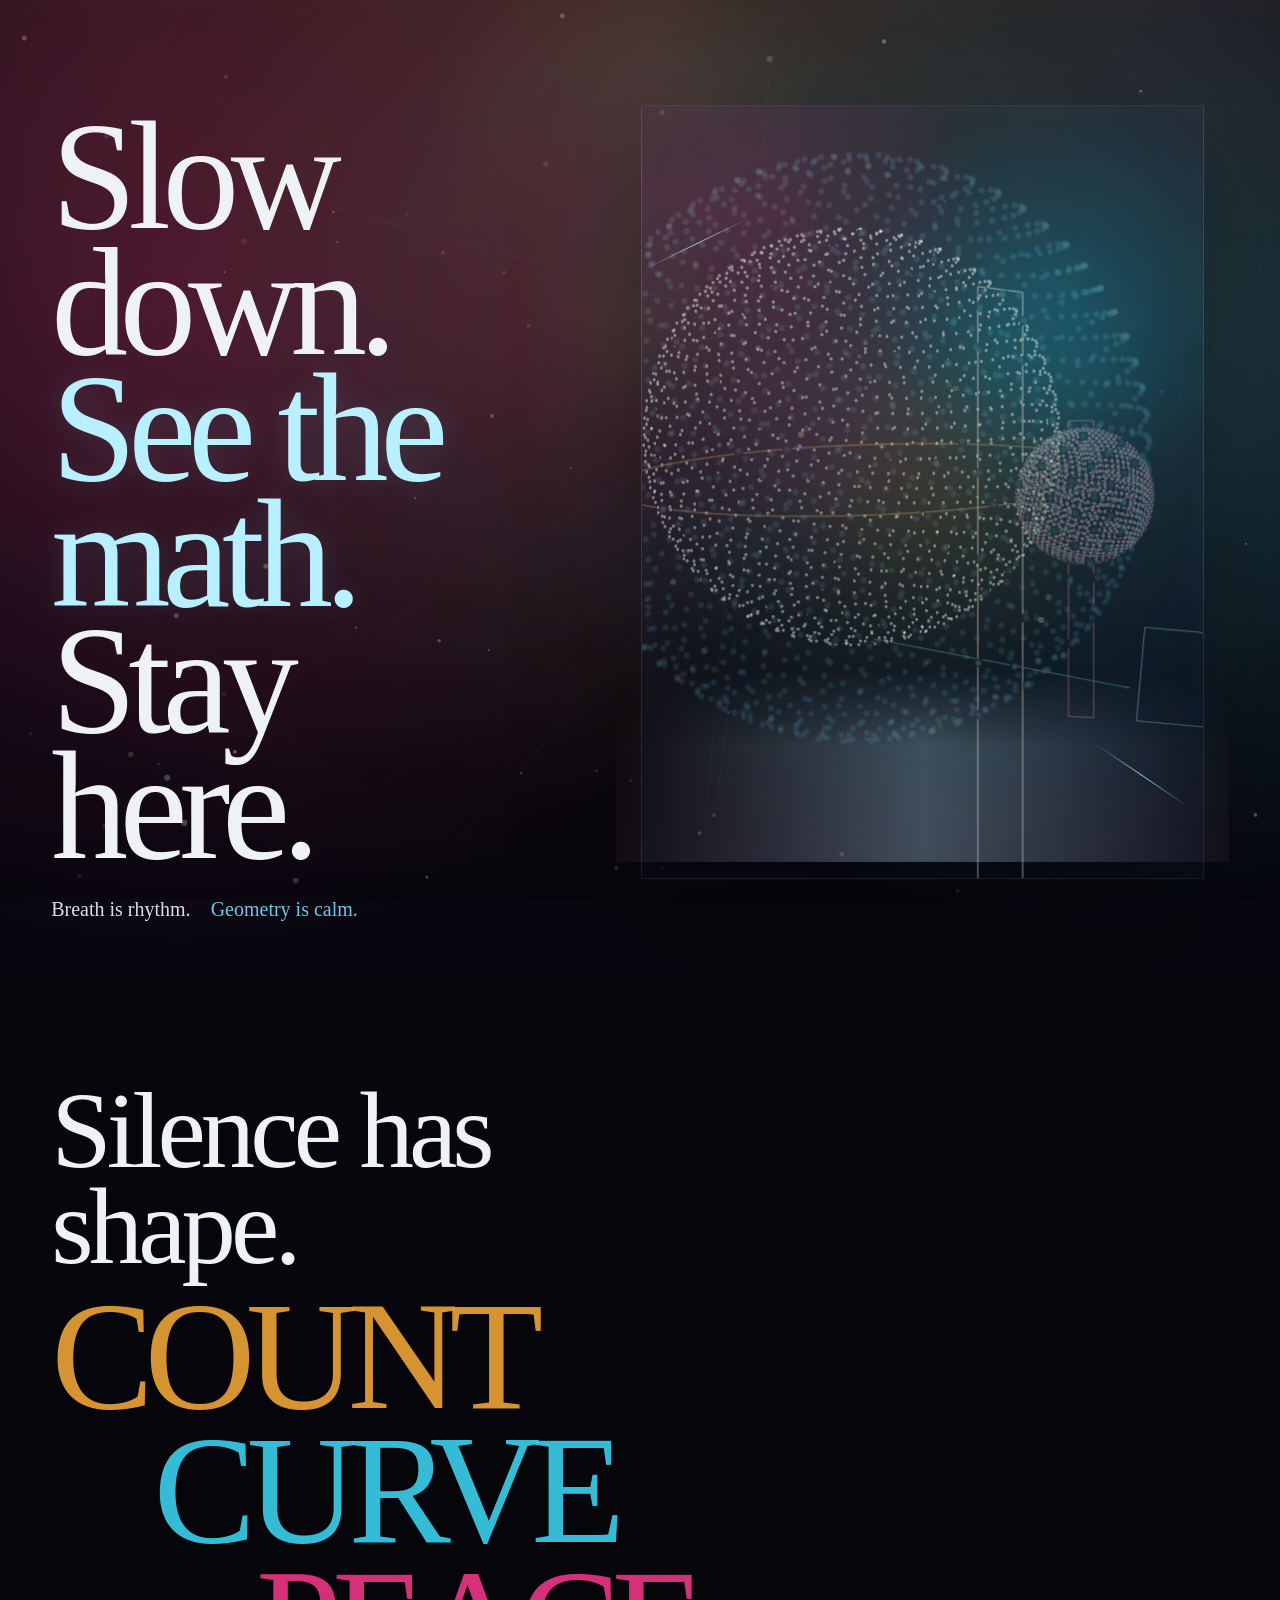
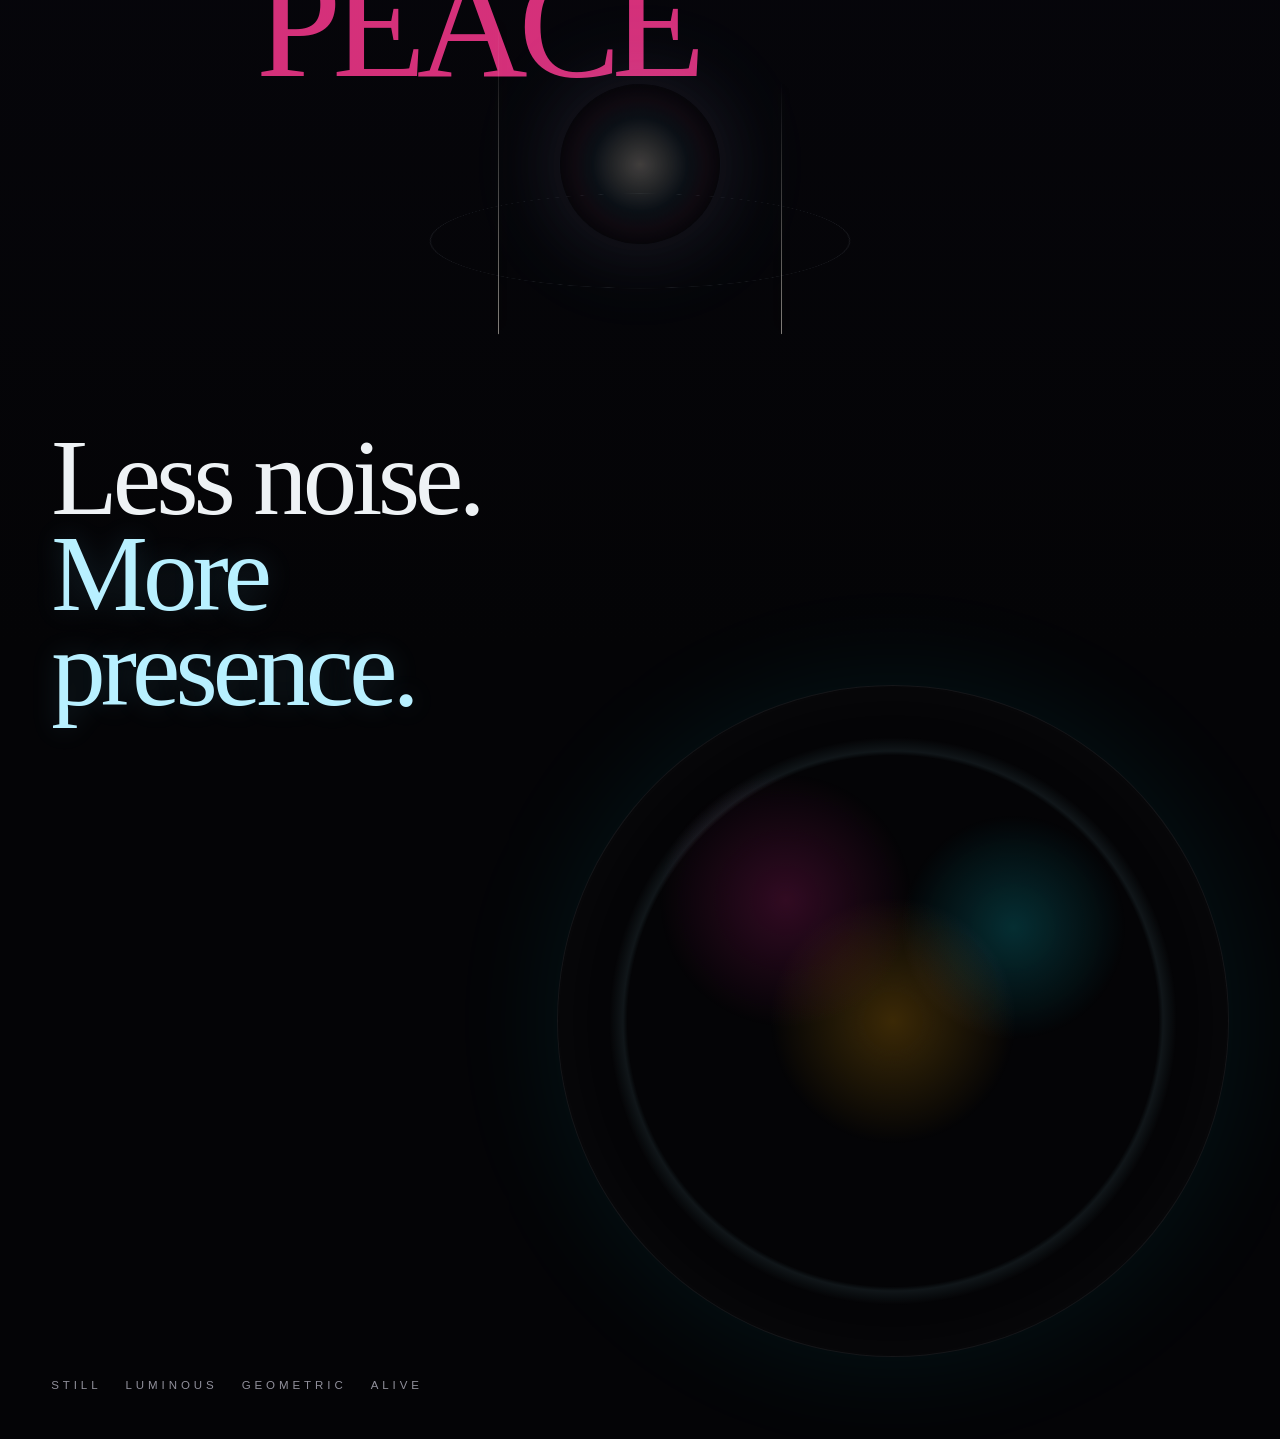
<file: index.html>
<!doctype html>
<html lang="en">
  <head>
    <meta charset="UTF-8" />
    <meta name="viewport" content="width=device-width, initial-scale=1.0" />
    <title>Quiet Geometry</title>
    <meta
      name="description"
      content="An atmospheric website about mindfulness, mathematics, stillness, and luminous form."
    />
    <link
      rel="icon"
      href="data:image/svg+xml,%3Csvg xmlns='http://www.w3.org/2000/svg' viewBox='0 0 100 100'%3E%3Crect width='100' height='100' fill='%23070707'/%3E%3Cpath d='M50 12 58 42 88 50 58 58 50 88 42 58 12 50 42 42Z' fill='%23f2c17b'/%3E%3C/svg%3E"
    />
    <link rel="stylesheet" href="./styles.css" />
  </head>
  <body data-scene="origin">
    <canvas class="lightfield" aria-hidden="true"></canvas>
    <div class="noise" aria-hidden="true"></div>
    <div class="veil" aria-hidden="true"></div>

    <main class="page">
      <section class="panel panel-hero" data-scene="origin">
        <div class="copy">
          <h1>
            Slow down.
            <span>See the math.</span>
            Stay here.
          </h1>
          <div class="mantra">
            <p>Breath is rhythm.</p>
            <p>Geometry is calm.</p>
          </div>
        </div>

        <div class="stage stage-origin" aria-hidden="true">
          <canvas class="webgl-sculpture"></canvas>
          <div class="stage-glow"></div>
          <div class="stage-rune rune-a"></div>
          <div class="stage-rune rune-b"></div>
          <div class="horizon"></div>
        </div>
      </section>

      <section class="panel panel-axis" data-scene="axis">
        <div class="copy narrow">
          <h2>Silence has shape.</h2>
        </div>

        <div class="axis-words" aria-hidden="true">
          <p>Count</p>
          <p>Curve</p>
          <p>Peace</p>
        </div>

        <div class="stage stage-axis" aria-hidden="true">
          <div class="axis-column axis-column-a"></div>
          <div class="axis-column axis-column-b"></div>
          <div class="axis-orbit"></div>
          <div class="axis-orbit axis-orbit-b"></div>
          <div class="axis-star"></div>
        </div>
      </section>

      <section class="panel panel-signal" data-scene="signal">
        <div class="closing">
          <h2>
            Less noise.
            <span>More presence.</span>
          </h2>
        </div>

        <div class="signal-mark" aria-hidden="true"></div>
        <div class="closing-band">
          <p>Still</p>
          <p>Luminous</p>
          <p>Geometric</p>
          <p>Alive</p>
        </div>
      </section>
    </main>

    <script src="./script.js"></script>
  </body>
</html>
</file>
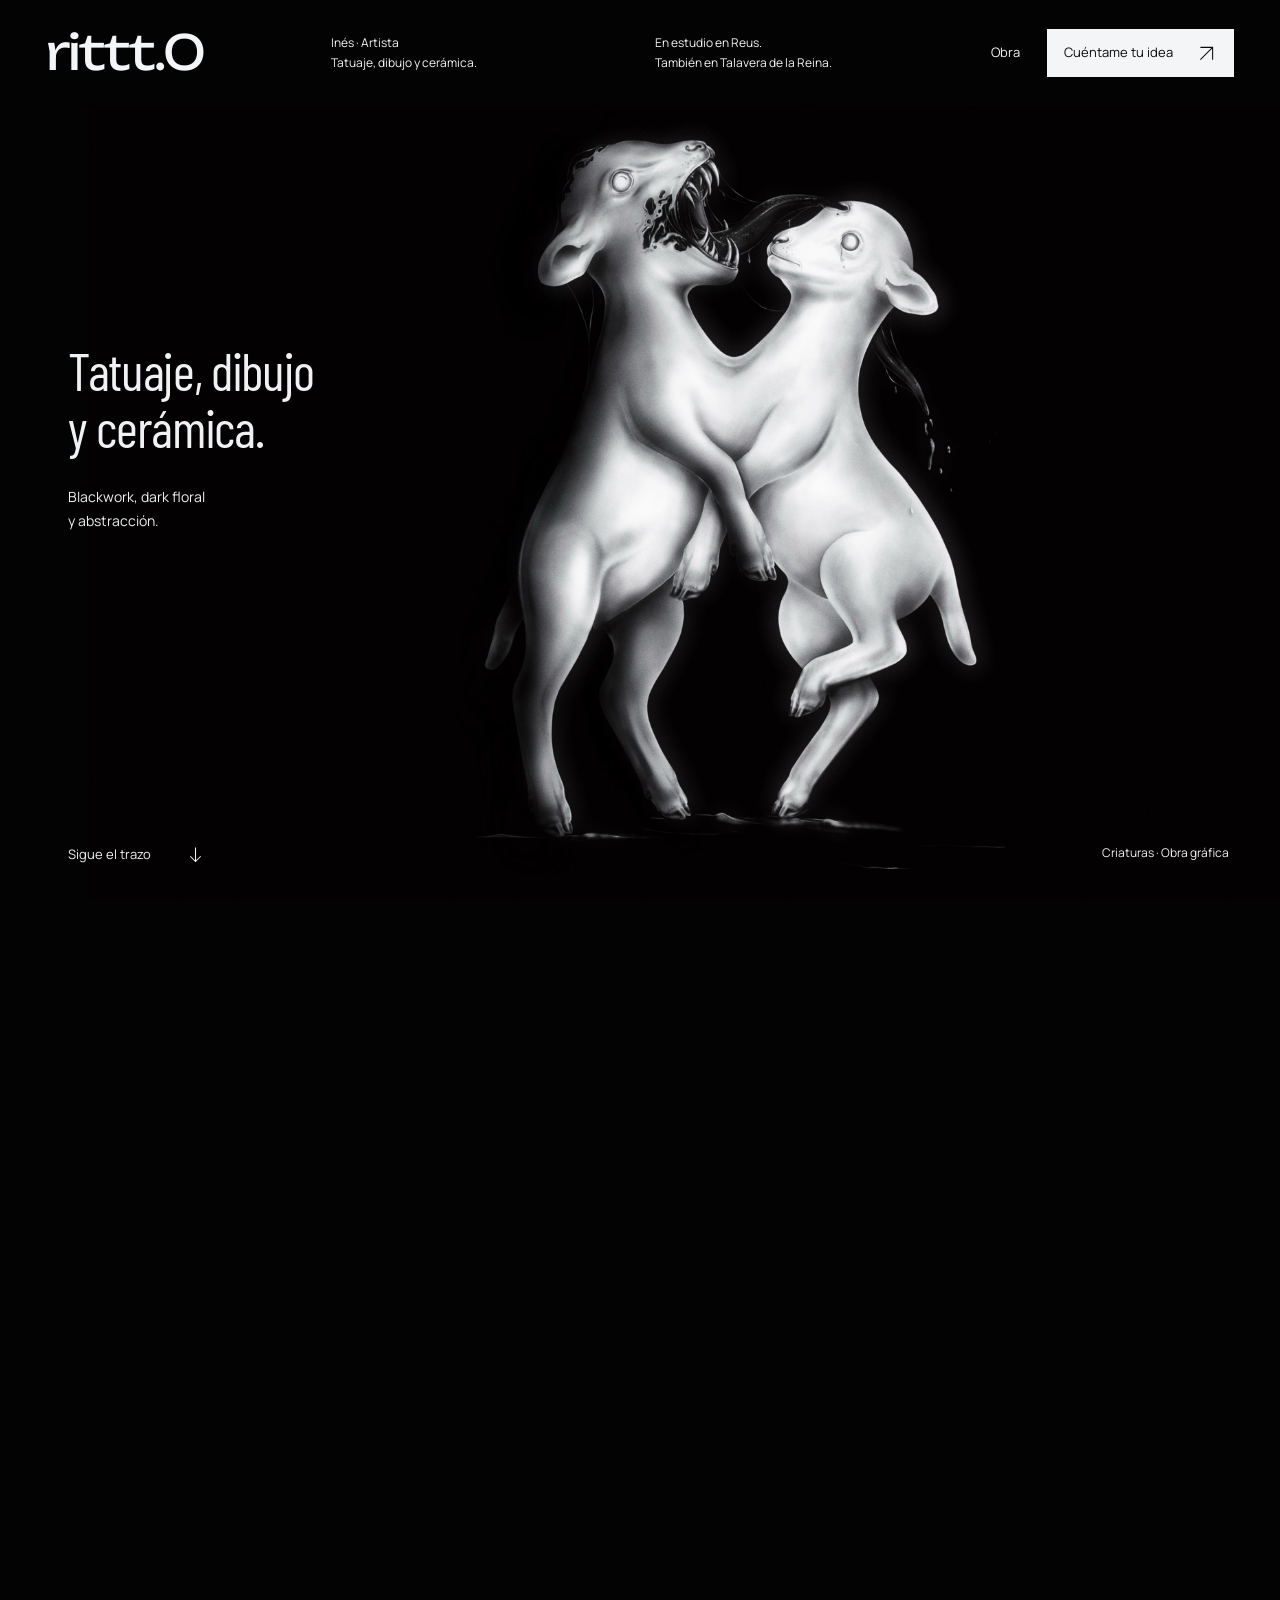
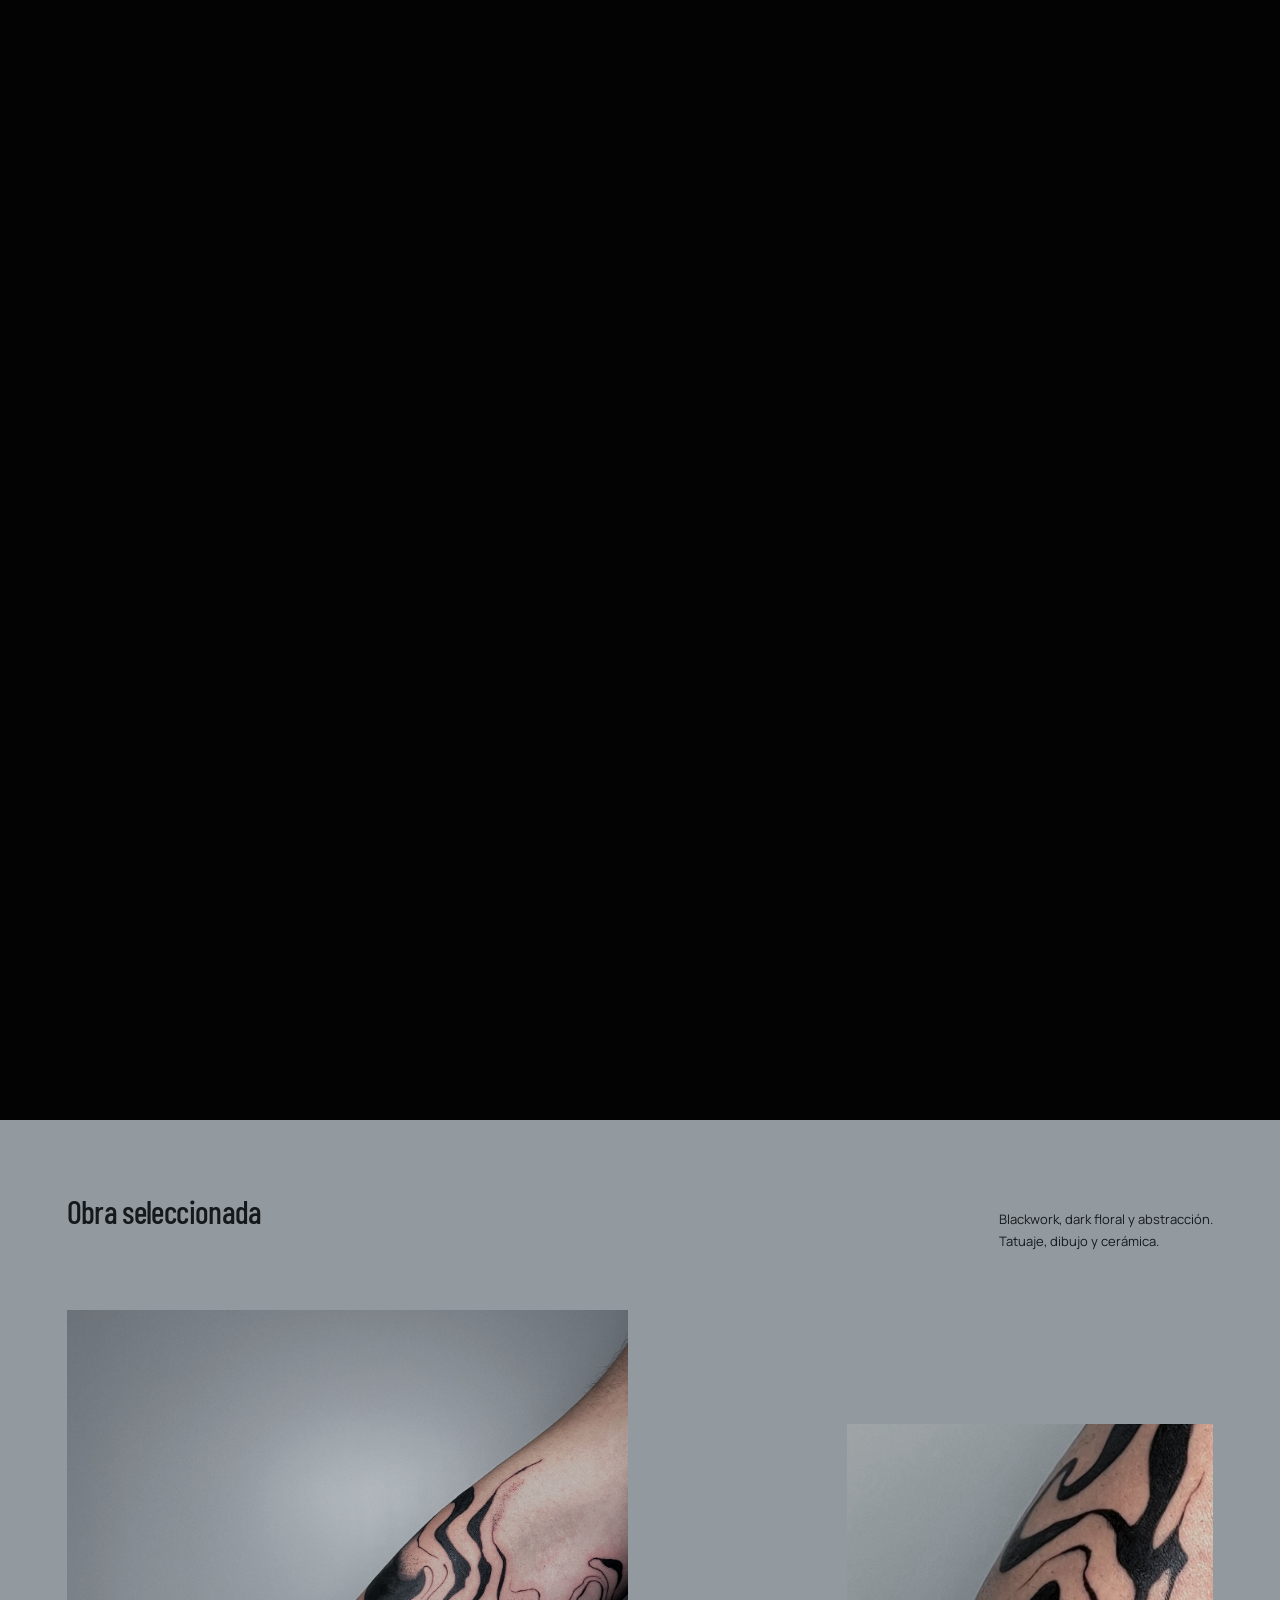
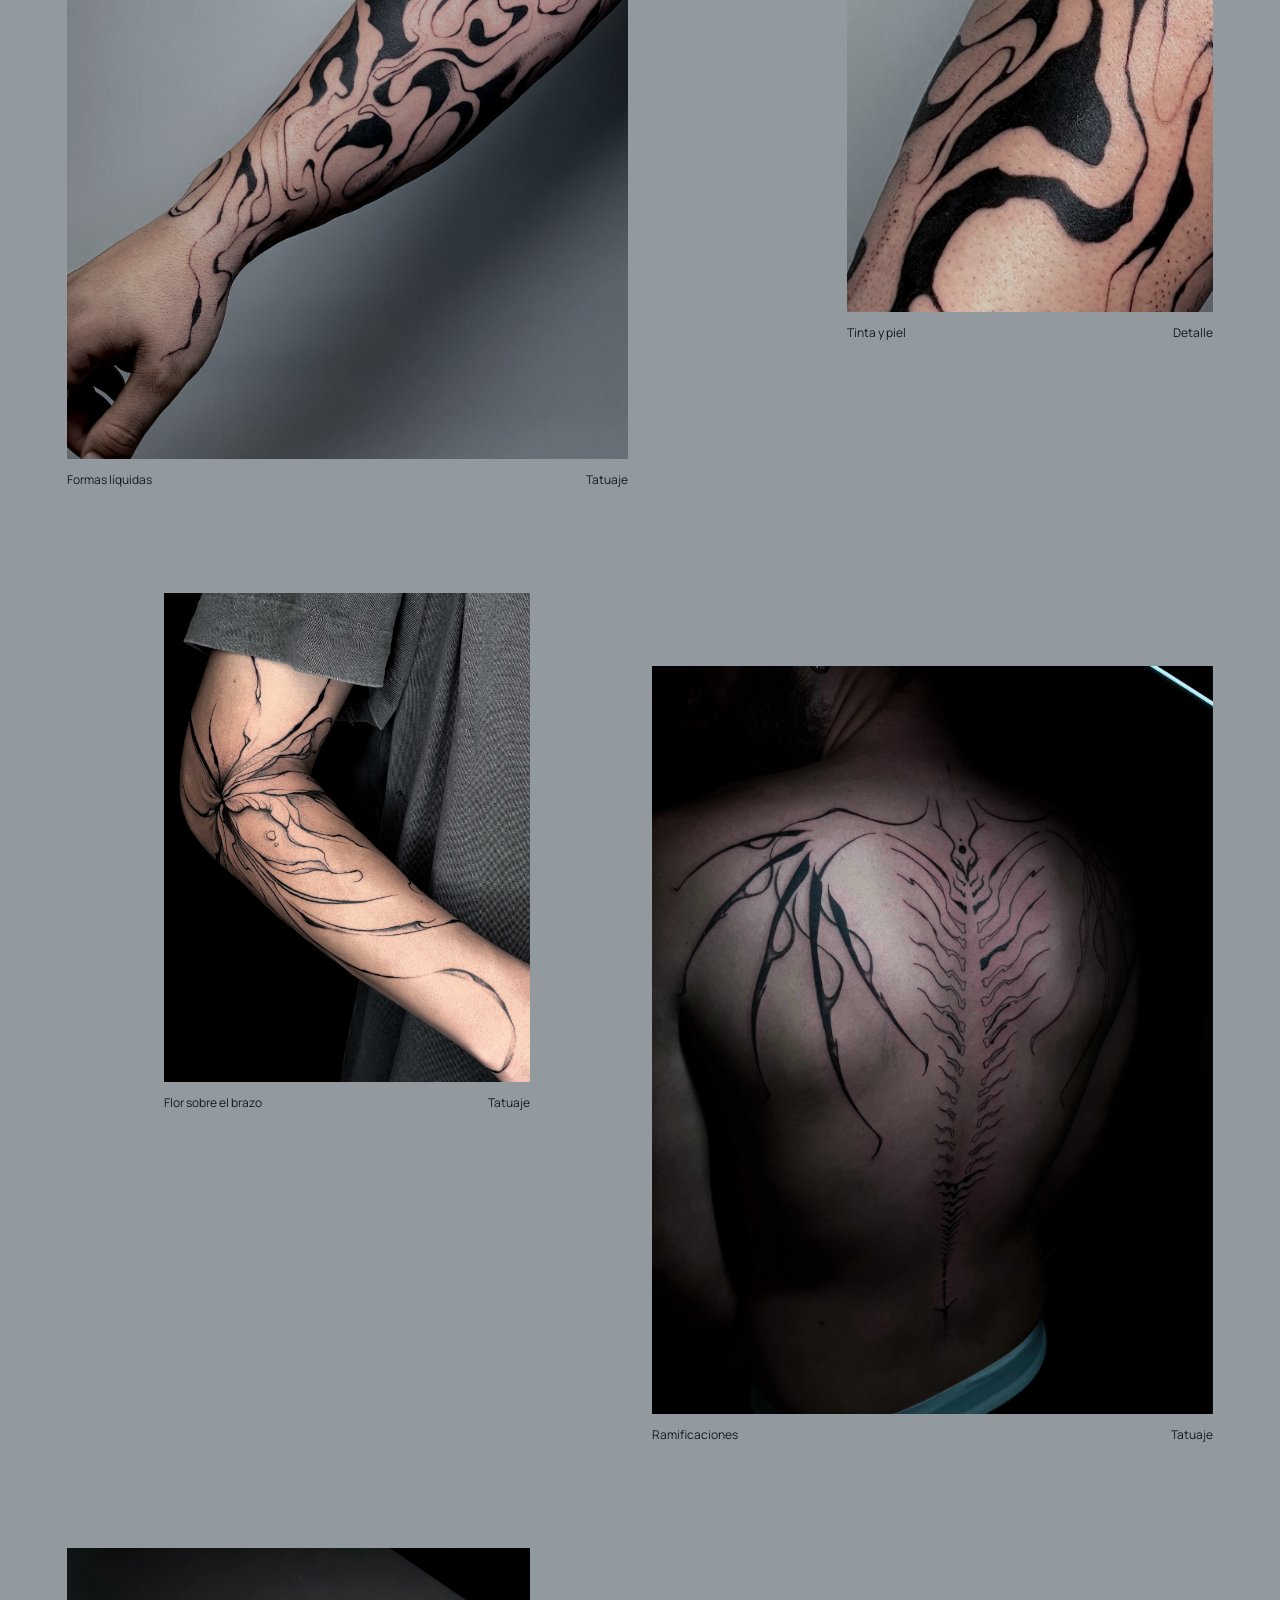
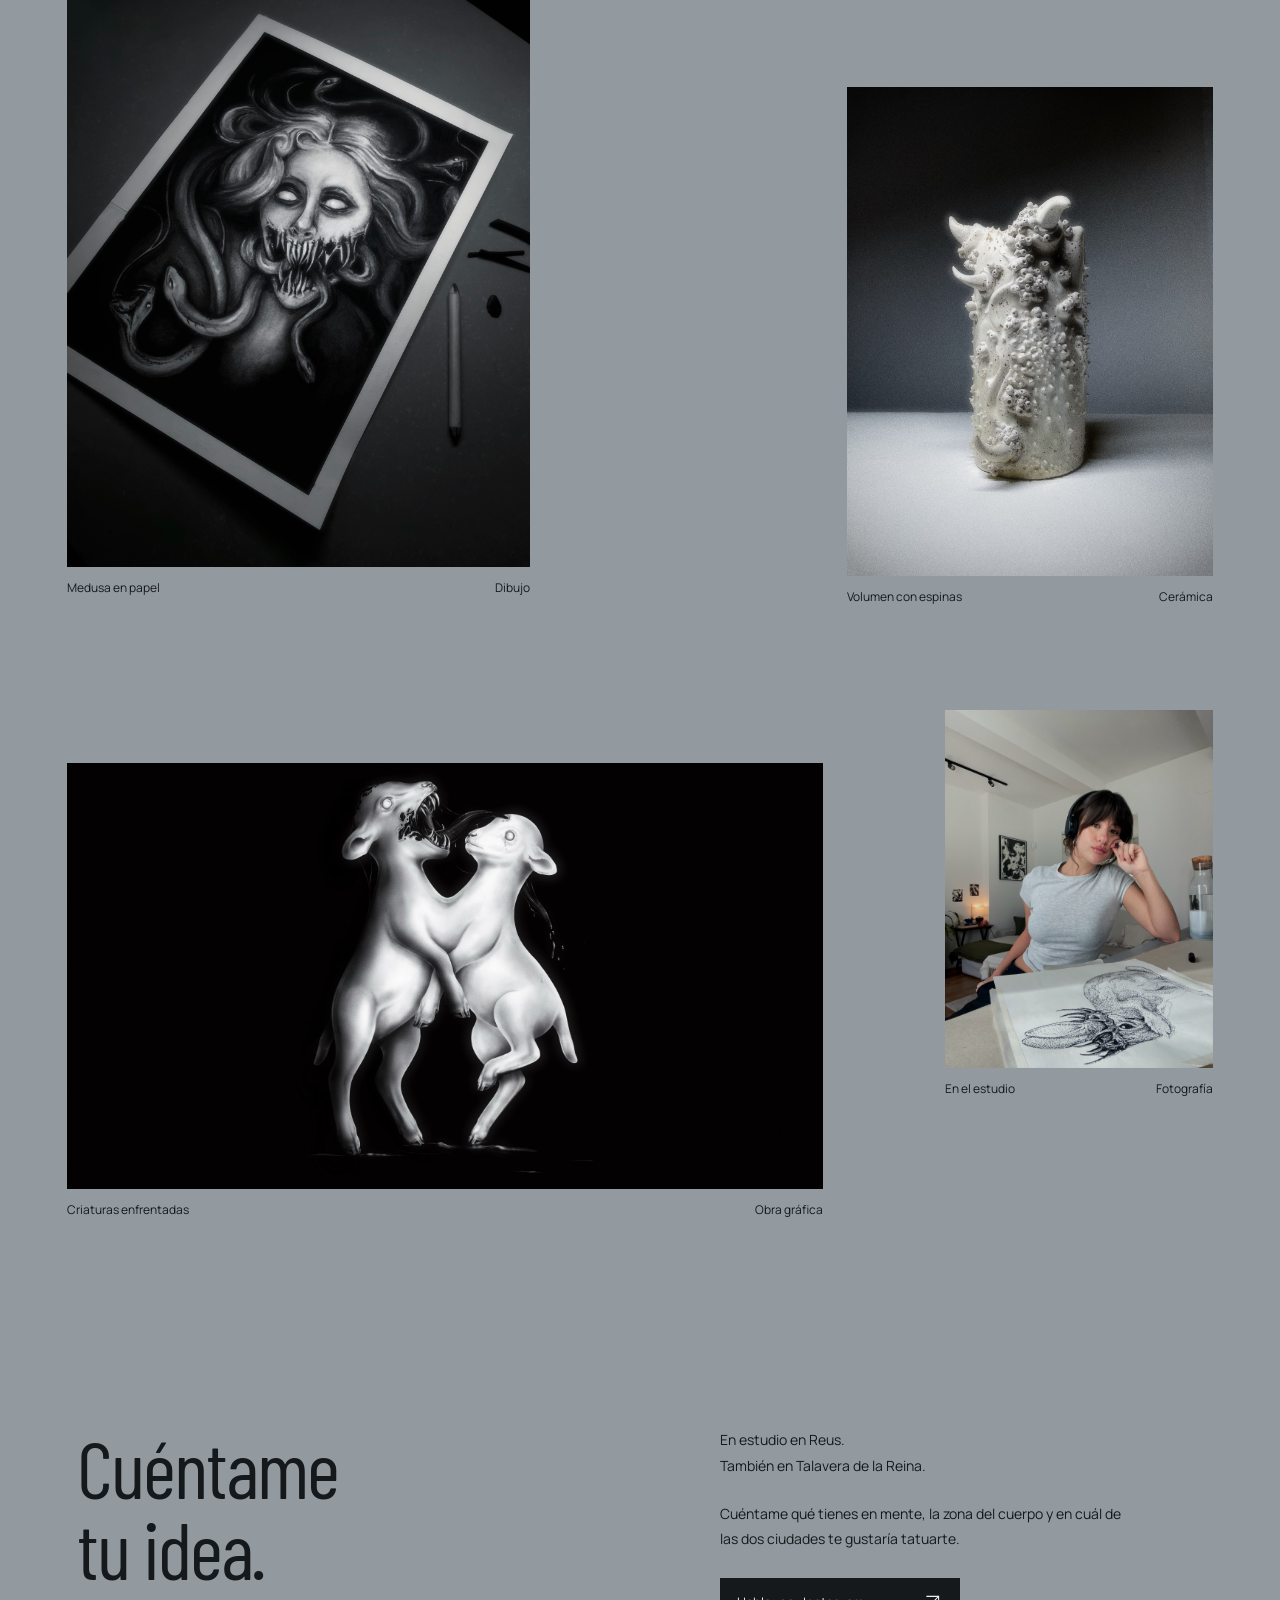
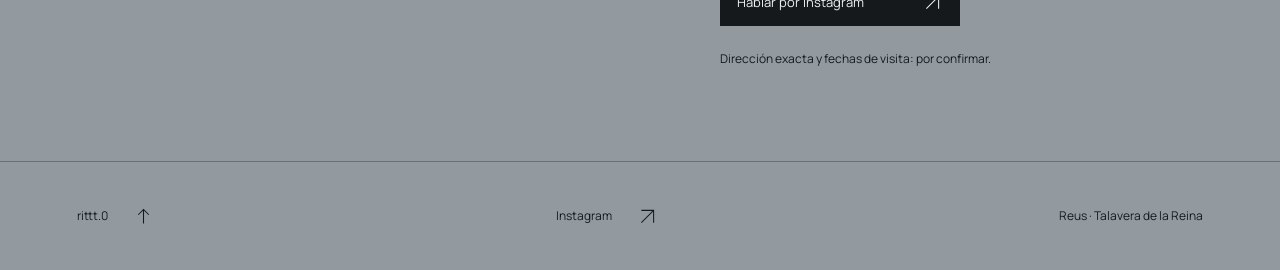
<file: ritto/index.html>
<!doctype html><html lang="es"><head><meta charset="utf-8"><meta name="viewport" content="width=device-width,initial-scale=1"><meta name="theme-color" content="#939a9f"><title>rittt.0 — Inés · Tatuaje y dibujo</title><meta name="description" content="Blackwork, dark floral y abstracción. Inés, rittt.0. En Reus y Talavera de la Reina."><link rel="stylesheet" href="assets/fonts.css"><link rel="stylesheet" href="shared.css"><link rel="stylesheet" href="b.css"><link rel="stylesheet" href="b-gallery.css"><script src="b.js" defer></script><script src="shared.js" defer></script></head><body id="inicio"><a class="skip-link" href="#obra">Saltar a la obra</a><main><section class="journey" aria-label="Del imaginario a la piel"><div class="story-stop stop-opening" id="umbral" aria-hidden="true"></div><div class="story-stop stop-trace" id="trazo" aria-hidden="true"></div><div class="story-stop stop-skin" id="piel" aria-hidden="true"></div><div class="story-stop stop-black" id="blackwork" aria-hidden="true"></div><div class="story-frame"><header class="site-header"><h1><a href="#inicio" aria-label="rittt.0 · Inicio">rittt.0</a></h1><p class="artist-info">Inés · Artista<span>Tatuaje, dibujo y cerámica.</span></p><p class="places">En estudio en Reus.<span>También en Talavera de la Reina.</span></p><nav aria-label="Principal"><a class="all-work" href="#obra">Obra</a><a class="b-cta" href="#contacto">Cuéntame tu idea <svg viewBox="0 0 24 24" aria-hidden="true"><path d="M5 19 19 5M5 5h14v14"/></svg></a></nav></header><div class="mineral-field"></div><article class="scene scene-imaginary"><img class="creatures-photo" src="assets/creatures-wide.jpg" width="2048" height="1155" alt="Dos criaturas blancas de ojos vacíos y bocas dentadas, enfrentadas sobre negro"><div class="intro-copy"><h2>Tatuaje, dibujo<br>y cerámica.</h2><p>Blackwork, dark floral<br>y abstracción.</p></div><p class="intro-caption">Criaturas · Obra gráfica</p><a class="scroll-invitation" href="#trazo">Sigue el trazo <svg viewBox="0 0 24 24" aria-hidden="true"><path d="M12 4v16m-6-6 6 6 6-6"/></svg></a></article><article class="scene scene-line"><img class="floral-echo" src="assets/botanical-trace.svg" alt="" aria-hidden="true"><div class="line-copy"><h2>De la línea<br>a la piel.</h2><p>Formas que recorren<br>la anatomía.</p></div><div class="tattoo-plate"><div class="ink-drawing" aria-hidden="true"><svg xmlns="http://www.w3.org/2000/svg" viewBox="0 0 1000 1335" fill="none" role="img" aria-labelledby="trace-title trace-desc">
  <title id="trace-title">Trazado del tatuaje floral</title>
  <desc id="trace-desc">Trayectorias largas extraídas y suavizadas de la fotografía real botanical-large.jpg.</desc>
  <g class="ink-paths" stroke="currentColor" fill="none" stroke-linecap="round" stroke-linejoin="round">
    <path d="M395.0 230.0Q409.0 236.0 422.5 238.5Q436.0 241.0 440.5 244.5Q445.0 248.0 430.0 279.0Q415.0 310.0 406.0 318.5Q397.0 327.0 393.0 333.0Q389.0 339.0 382.5 344.0Q376.0 349.0 374.0 353.0Q372.0 357.0 353.0 375.0Q334.0 393.0 330.5 394.5Q327.0 396.0 326.5 397.5Q326.0 399.0 317.5 405.5Q309.0 412.0 305.5 412.5Q302.0 413.0 297.0 416.5Q292.0 420.0 283.0 423.0Q274.0 426.0 267.0 431.0Q260.0 436.0 256.5 437.0Q253.0 438.0 243.5 445.5Q234.0 453.0 232.5 456.0Q231.0 459.0 227.5 461.0Q224.0 463.0 222.5 467.5Q221.0 472.0 221.0 472.0" stroke-width="5.48" pathLength="1"/>
    <path d="M298.0 784.0Q311.0 787.0 313.5 790.0Q316.0 793.0 317.5 793.0Q319.0 793.0 327.0 799.5Q335.0 806.0 348.0 813.0Q361.0 820.0 378.5 827.0Q396.0 834.0 408.5 836.5Q421.0 839.0 437.0 841.0Q453.0 843.0 488.0 843.5Q523.0 844.0 539.0 842.5Q555.0 841.0 580.0 834.5Q605.0 828.0 612.0 826.5Q619.0 825.0 622.0 825.5Q625.0 826.0 625.0 826.0" stroke-width="8.00" pathLength="1"/>
    <path d="M778.0 1031.0Q784.0 1028.0 788.5 1028.0Q793.0 1028.0 810.0 1031.5Q827.0 1035.0 861.0 1057.5Q895.0 1080.0 902.0 1087.5Q909.0 1095.0 911.0 1102.0Q913.0 1109.0 914.0 1109.0Q915.0 1109.0 921.0 1117.0Q927.0 1125.0 929.0 1130.5Q931.0 1136.0 932.5 1137.0Q934.0 1138.0 945.0 1161.5Q956.0 1185.0 957.0 1191.5Q958.0 1198.0 958.0 1198.0" stroke-width="5.48" pathLength="1"/>
    <path d="M691.0 906.0Q674.0 906.0 664.5 909.0Q655.0 912.0 644.5 912.5Q634.0 913.0 631.5 914.5Q629.0 916.0 617.5 918.0Q606.0 920.0 590.0 921.0Q574.0 922.0 554.5 921.5Q535.0 921.0 514.0 917.5Q493.0 914.0 487.0 914.0Q481.0 914.0 480.0 915.0Q479.0 916.0 479.0 916.0" stroke-width="5.48" pathLength="1"/>
    <path d="M525.0 673.0Q530.0 680.0 544.5 688.0Q559.0 696.0 564.0 701.0Q569.0 706.0 572.0 713.5Q575.0 721.0 583.5 724.5Q592.0 728.0 594.0 732.0Q596.0 736.0 598.5 736.5Q601.0 737.0 602.0 741.0Q603.0 745.0 609.0 748.0Q615.0 751.0 615.5 753.5Q616.0 756.0 618.0 757.5Q620.0 759.0 620.5 762.5Q621.0 766.0 628.0 768.0Q635.0 770.0 635.0 771.5Q635.0 773.0 638.5 775.5Q642.0 778.0 643.0 781.5Q644.0 785.0 644.0 785.0" stroke-width="6.85" pathLength="1"/>
    <path d="M331.0 642.0Q331.0 647.0 333.5 648.5Q336.0 650.0 336.5 657.0Q337.0 664.0 345.5 671.0Q354.0 678.0 355.0 680.5Q356.0 683.0 370.0 687.5Q384.0 692.0 394.0 692.5Q404.0 693.0 412.0 695.0Q420.0 697.0 425.5 700.5Q431.0 704.0 434.5 708.0Q438.0 712.0 438.0 717.5Q438.0 723.0 440.0 729.0Q442.0 735.0 446.0 739.5Q450.0 744.0 450.0 744.0" stroke-width="2.74" pathLength="1"/>
    <path d="M287.0 732.0Q293.0 731.0 303.0 733.5Q313.0 736.0 319.5 735.5Q326.0 735.0 328.0 736.0Q330.0 737.0 342.0 737.5Q354.0 738.0 360.5 736.0Q367.0 734.0 372.5 734.5Q378.0 735.0 390.0 732.5Q402.0 730.0 413.0 732.0Q424.0 734.0 427.5 742.0Q431.0 750.0 431.0 750.0" stroke-width="5.48" pathLength="1"/>
    <path d="M431.0 750.0Q444.0 754.0 444.5 755.5Q445.0 757.0 448.5 757.5Q452.0 758.0 456.0 761.0Q460.0 764.0 468.5 765.0Q477.0 766.0 497.5 763.0Q518.0 760.0 521.5 758.5Q525.0 757.0 528.0 757.5Q531.0 758.0 535.5 762.5Q540.0 767.0 540.0 772.5Q540.0 778.0 537.0 781.0Q534.0 784.0 527.0 786.0Q520.0 788.0 520.0 788.0" stroke-width="2.74" pathLength="1"/>
    <path d="M121.0 340.0Q124.0 342.0 123.0 350.5Q122.0 359.0 123.0 379.5Q124.0 400.0 127.0 412.5Q130.0 425.0 132.0 429.0Q134.0 433.0 134.5 440.5Q135.0 448.0 137.5 450.5Q140.0 453.0 140.0 462.5Q140.0 472.0 135.5 476.0Q131.0 480.0 131.0 480.0" stroke-width="8.00" pathLength="1"/>
    <path d="M695.0 914.0Q689.0 923.0 657.5 928.5Q626.0 934.0 610.5 934.5Q595.0 935.0 580.5 934.0Q566.0 933.0 566.0 933.0" stroke-width="2.74" pathLength="1"/>
    <path d="M405.0 557.0Q409.0 558.0 413.0 562.5Q417.0 567.0 423.0 567.5Q429.0 568.0 431.5 570.5Q434.0 573.0 434.0 574.5Q434.0 576.0 437.0 577.0Q440.0 578.0 447.5 586.5Q455.0 595.0 464.0 601.5Q473.0 608.0 474.0 612.0Q475.0 616.0 478.0 619.0Q481.0 622.0 481.0 624.5Q481.0 627.0 486.0 630.0Q491.0 633.0 491.0 633.0" stroke-width="6.85" pathLength="1"/>
    <path d="M217.0 733.0Q219.0 745.0 221.0 745.5Q223.0 746.0 223.5 749.0Q224.0 752.0 228.5 756.0Q233.0 760.0 236.0 766.0Q239.0 772.0 241.0 773.0Q243.0 774.0 243.5 780.0Q244.0 786.0 247.0 787.0Q250.0 788.0 257.0 798.0Q264.0 808.0 270.5 814.5Q277.0 821.0 277.0 823.0Q277.0 825.0 278.5 825.5Q280.0 826.0 280.0 826.0" stroke-width="8.00" pathLength="1"/>
    <path d="M381.0 878.0Q386.0 891.0 390.5 892.5Q395.0 894.0 398.0 897.0Q401.0 900.0 406.0 902.0Q411.0 904.0 411.0 905.0Q411.0 906.0 433.5 912.0Q456.0 918.0 466.0 919.0Q476.0 920.0 477.0 918.5Q478.0 917.0 478.0 917.0" stroke-width="8.00" pathLength="1"/>
    <path d="M219.0 377.0Q218.0 387.0 222.5 394.5Q227.0 402.0 223.5 410.5Q220.0 419.0 215.5 425.0Q211.0 431.0 209.0 439.5Q207.0 448.0 203.5 453.5Q200.0 459.0 197.0 469.0Q194.0 479.0 194.0 479.0" stroke-width="4.11" pathLength="1"/>
    <path d="M381.0 878.0Q389.0 875.0 393.0 876.0Q397.0 877.0 414.5 886.5Q432.0 896.0 452.0 902.5Q472.0 909.0 475.0 912.5Q478.0 916.0 478.0 916.0" stroke-width="2.74" pathLength="1"/>
    <path d="M249.0 743.0Q249.0 753.0 255.5 761.0Q262.0 769.0 262.5 771.5Q263.0 774.0 265.0 774.0Q267.0 774.0 267.5 776.5Q268.0 779.0 272.0 782.5Q276.0 786.0 280.5 794.5Q285.0 803.0 289.0 807.5Q293.0 812.0 293.0 813.5Q293.0 815.0 300.0 818.5Q307.0 822.0 307.0 822.0" stroke-width="4.11" pathLength="1"/>
    <path d="M418.0 657.0Q423.0 656.0 427.5 657.5Q432.0 659.0 446.0 660.5Q460.0 662.0 476.5 661.5Q493.0 661.0 502.5 666.0Q512.0 671.0 518.5 672.0Q525.0 673.0 525.0 673.0" stroke-width="6.85" pathLength="1"/>
    <path d="M274.0 544.0Q220.0 546.0 210.0 548.0Q200.0 550.0 194.5 552.5Q189.0 555.0 177.5 555.0Q166.0 555.0 166.0 555.0" stroke-width="4.11" pathLength="1"/>
    <path d="M403.0 380.0Q402.0 400.0 399.5 406.0Q397.0 412.0 393.0 417.5Q389.0 423.0 382.0 426.0Q375.0 429.0 373.5 430.5Q372.0 432.0 371.0 436.5Q370.0 441.0 363.5 446.5Q357.0 452.0 357.0 452.0" stroke-width="6.85" pathLength="1"/>
    <path d="M312.0 832.0Q331.0 839.0 342.5 851.0Q354.0 863.0 358.0 865.0Q362.0 867.0 363.0 869.5Q364.0 872.0 372.5 875.0Q381.0 878.0 381.0 878.0" stroke-width="6.85" pathLength="1"/>
    <path d="M274.0 544.0Q276.0 548.0 289.5 550.5Q303.0 553.0 318.0 552.0Q333.0 551.0 340.0 554.5Q347.0 558.0 353.0 559.0Q359.0 560.0 359.0 560.0" stroke-width="5.48" pathLength="1"/>
    <path d="M382.0 387.0Q375.0 387.0 369.0 389.5Q363.0 392.0 360.0 396.0Q357.0 400.0 354.0 401.5Q351.0 403.0 350.0 406.0Q349.0 409.0 344.0 415.5Q339.0 422.0 337.0 427.5Q335.0 433.0 335.0 438.0Q335.0 443.0 335.0 443.0" stroke-width="5.48" pathLength="1"/>
    <path d="M56.0 541.0Q58.0 554.0 65.0 567.5Q72.0 581.0 73.5 581.5Q75.0 582.0 77.0 586.0Q79.0 590.0 84.0 595.5Q89.0 601.0 94.0 603.0Q99.0 605.0 99.0 605.0" stroke-width="4.11" pathLength="1"/>
    <path d="M312.0 840.0Q315.0 848.0 321.5 856.0Q328.0 864.0 332.0 867.0Q336.0 870.0 339.0 875.0Q342.0 880.0 352.0 888.5Q362.0 897.0 362.0 897.0" stroke-width="4.11" pathLength="1"/>
    <path d="M185.0 716.0Q191.0 732.0 194.0 736.0Q197.0 740.0 198.0 744.5Q199.0 749.0 213.0 764.0Q227.0 779.0 227.0 779.0" stroke-width="1.37" pathLength="1"/>
    <path d="M254.0 498.0Q245.0 488.0 229.5 492.5Q214.0 497.0 208.0 499.5Q202.0 502.0 200.0 504.0Q198.0 506.0 197.0 511.0Q196.0 516.0 197.5 517.5Q199.0 519.0 199.0 519.0" stroke-width="2.74" pathLength="1"/>
    <path d="M287.0 732.0Q291.0 743.0 294.5 746.0Q298.0 749.0 312.0 754.5Q326.0 760.0 337.5 761.5Q349.0 763.0 349.0 763.0" stroke-width="2.74" pathLength="1"/>
    <path d="M359.0 560.0Q357.0 569.0 358.0 574.5Q359.0 580.0 362.5 587.0Q366.0 594.0 368.5 613.5Q371.0 633.0 371.0 633.0" stroke-width="5.48" pathLength="1"/>
    <path d="M281.0 597.0Q282.0 606.0 286.0 609.0Q290.0 612.0 291.0 614.5Q292.0 617.0 303.0 622.5Q314.0 628.0 322.5 635.0Q331.0 642.0 331.0 642.0" stroke-width="6.85" pathLength="1"/>
    <path d="M285.0 652.0Q298.0 649.0 300.0 651.5Q302.0 654.0 303.0 662.0Q304.0 670.0 302.5 671.5Q301.0 673.0 295.0 673.0Q289.0 673.0 285.0 670.0Q281.0 667.0 280.5 662.5Q280.0 658.0 280.0 658.0" stroke-width="2.74" pathLength="1"/>
    <path d="M95.0 531.0Q97.0 547.0 100.0 554.5Q103.0 562.0 106.0 565.0Q109.0 568.0 111.0 568.0Q113.0 568.0 122.5 576.5Q132.0 585.0 132.0 585.0" stroke-width="6.85" pathLength="1"/>
    <path d="M234.0 715.0Q240.0 708.0 248.0 709.0Q256.0 710.0 263.0 714.0Q270.0 718.0 278.5 725.0Q287.0 732.0 287.0 732.0" stroke-width="8.00" pathLength="1"/>
    <path d="M244.0 185.0Q257.0 227.0 257.5 239.0Q258.0 251.0 258.0 251.0" stroke-width="5.48" pathLength="1"/>
    <path d="M176.0 614.0Q159.0 633.0 159.0 639.0Q159.0 645.0 161.0 647.5Q163.0 650.0 163.5 658.0Q164.0 666.0 164.0 666.0" stroke-width="6.85" pathLength="1"/>
    <path d="M106.0 525.0Q117.0 546.0 124.5 550.0Q132.0 554.0 140.0 561.5Q148.0 569.0 148.0 569.0" stroke-width="6.85" pathLength="1"/>
    <path d="M359.0 479.0Q356.0 482.0 344.0 483.5Q332.0 485.0 326.5 484.5Q321.0 484.0 319.5 485.0Q318.0 486.0 310.5 485.0Q303.0 484.0 301.0 482.0Q299.0 480.0 299.0 480.0" stroke-width="8.00" pathLength="1"/>
    <path d="M418.0 657.0Q422.0 664.0 427.0 666.5Q432.0 669.0 453.0 673.0Q474.0 677.0 474.0 677.0" stroke-width="2.74" pathLength="1"/>
    <path d="M254.0 498.0Q248.0 504.0 223.5 511.5Q199.0 519.0 199.0 519.0" stroke-width="8.00" pathLength="1"/>
    <path d="M187.0 688.0Q191.0 705.0 192.5 705.5Q194.0 706.0 195.0 710.5Q196.0 715.0 197.5 715.5Q199.0 716.0 201.0 721.0Q203.0 726.0 204.0 727.5Q205.0 729.0 211.0 731.0Q217.0 733.0 217.0 733.0" stroke-width="2.74" pathLength="1"/>
    <path d="M741.0 887.0Q738.0 893.0 731.0 896.0Q724.0 899.0 717.0 899.5Q710.0 900.0 703.5 899.0Q697.0 898.0 694.0 902.0Q691.0 906.0 691.0 906.0" stroke-width="4.11" pathLength="1"/>
    <path d="M247.0 734.0Q255.0 733.0 257.0 734.0Q259.0 735.0 265.0 742.5Q271.0 750.0 275.0 753.0Q279.0 756.0 281.0 762.5Q283.0 769.0 283.0 769.0" stroke-width="4.79" pathLength="1"/>
    <path d="M199.0 519.0Q186.0 533.0 180.0 535.5Q174.0 538.0 168.0 544.5Q162.0 551.0 162.0 551.0" stroke-width="8.00" pathLength="1"/>
    <path d="M609.0 1043.0Q633.0 1050.0 648.0 1050.5Q663.0 1051.0 665.0 1050.0Q667.0 1049.0 667.0 1049.0" stroke-width="2.74" pathLength="1"/>
    <path d="M371.0 633.0Q378.0 640.0 385.5 644.5Q393.0 649.0 405.5 653.0Q418.0 657.0 418.0 657.0" stroke-width="6.85" pathLength="1"/>
    <path d="M194.0 479.0Q181.0 488.0 172.5 490.0Q164.0 492.0 155.5 496.5Q147.0 501.0 147.0 501.0" stroke-width="8.00" pathLength="1"/>
    <path d="M221.0 590.0Q211.0 594.0 208.5 597.5Q206.0 601.0 195.0 604.0Q184.0 607.0 181.0 610.5Q178.0 614.0 178.0 614.0" stroke-width="8.00" pathLength="1"/>
    <path d="M233.0 557.0Q246.0 564.0 251.0 568.5Q256.0 573.0 260.0 583.5Q264.0 594.0 264.0 594.0" stroke-width="1.37" pathLength="1"/>
    <path d="M299.0 480.0Q275.0 493.0 264.5 495.5Q254.0 498.0 254.0 498.0" stroke-width="8.00" pathLength="1"/>
    <path d="M420.0 938.0Q425.0 938.0 428.0 940.5Q431.0 943.0 438.0 945.5Q445.0 948.0 447.0 951.5Q449.0 955.0 455.0 956.5Q461.0 958.0 461.0 958.0" stroke-width="4.11" pathLength="1"/>
    <path d="M133.0 607.0Q140.0 615.0 140.0 623.0Q140.0 631.0 137.5 642.0Q135.0 653.0 135.0 653.0" stroke-width="8.00" pathLength="1"/>
    <path d="M391.0 756.0Q389.0 761.0 385.0 762.5Q381.0 764.0 368.5 765.5Q356.0 767.0 353.5 766.5Q351.0 766.0 350.0 764.5Q349.0 763.0 349.0 763.0" stroke-width="2.74" pathLength="1"/>
    <path d="M147.0 501.0Q149.0 547.0 150.0 549.0Q151.0 551.0 151.0 551.0" stroke-width="8.00" pathLength="1"/>
    <path d="M200.0 678.0Q206.0 681.0 212.0 691.5Q218.0 702.0 222.0 706.0Q226.0 710.0 226.0 711.5Q226.0 713.0 226.0 713.0" stroke-width="8.00" pathLength="1"/>
    <path d="M178.0 614.0Q182.0 619.0 182.5 623.5Q183.0 628.0 187.5 638.0Q192.0 648.0 192.5 652.5Q193.0 657.0 193.0 657.0" stroke-width="8.00" pathLength="1"/>
    <path d="M391.0 756.0Q389.0 753.0 380.0 753.0Q371.0 753.0 360.0 758.0Q349.0 763.0 349.0 763.0" stroke-width="2.74" pathLength="1"/>
    <path d="M78.0 507.0Q79.0 502.0 82.0 501.0Q85.0 500.0 85.0 504.0Q85.0 508.0 86.5 512.0Q88.0 516.0 89.5 516.5Q91.0 517.0 92.0 523.5Q93.0 530.0 94.0 530.5Q95.0 531.0 95.0 531.0" stroke-width="2.74" pathLength="1"/>
    <path d="M249.0 743.0Q272.0 766.0 277.5 767.5Q283.0 769.0 283.0 769.0" stroke-width="2.74" pathLength="1"/>
    <path d="M318.0 536.0Q299.0 535.0 289.5 536.5Q280.0 538.0 277.0 541.0Q274.0 544.0 274.0 544.0" stroke-width="2.74" pathLength="1"/>
    <path d="M503.0 642.0Q503.0 646.0 506.0 647.0Q509.0 648.0 510.5 650.5Q512.0 653.0 517.5 656.5Q523.0 660.0 524.0 666.5Q525.0 673.0 525.0 673.0" stroke-width="2.74" pathLength="1"/>
    <path d="M150.0 676.0Q153.0 691.0 155.0 694.5Q157.0 698.0 160.0 700.0Q163.0 702.0 163.0 705.5Q163.0 709.0 166.0 710.5Q169.0 712.0 169.0 712.0" stroke-width="8.00" pathLength="1"/>
    <path d="M148.0 580.0Q162.0 594.0 164.0 598.5Q166.0 603.0 168.0 604.0Q170.0 605.0 170.0 606.5Q170.0 608.0 173.0 611.0Q176.0 614.0 176.0 614.0" stroke-width="8.00" pathLength="1"/>
    <path d="M134.0 494.0Q119.0 510.0 112.5 512.0Q106.0 514.0 106.0 514.0" stroke-width="8.00" pathLength="1"/>
    <path d="M298.0 784.0Q299.0 797.0 303.5 806.0Q308.0 815.0 307.5 818.5Q307.0 822.0 307.0 822.0" stroke-width="6.85" pathLength="1"/>
    <path d="M431.0 750.0Q428.0 753.0 425.0 753.5Q422.0 754.0 406.5 755.0Q391.0 756.0 391.0 756.0" stroke-width="6.85" pathLength="1"/>
    <path d="M258.0 251.0Q254.0 254.0 252.0 263.0Q250.0 272.0 250.5 277.5Q251.0 283.0 253.0 284.5Q255.0 286.0 255.0 286.0" stroke-width="2.74" pathLength="1"/>
    <path d="M258.0 251.0Q262.0 253.0 262.5 255.0Q263.0 257.0 262.5 268.0Q262.0 279.0 258.5 282.5Q255.0 286.0 255.0 286.0" stroke-width="4.11" pathLength="1"/>
    <path d="M344.0 613.0Q349.0 615.0 351.0 619.0Q353.0 623.0 357.0 627.0Q361.0 631.0 366.0 632.0Q371.0 633.0 371.0 633.0" stroke-width="2.74" pathLength="1"/>
    <path d="M479.0 917.0Q488.0 926.0 500.5 928.0Q513.0 930.0 513.0 930.0" stroke-width="4.11" pathLength="1"/>
    <path d="M255.0 286.0Q256.0 300.0 259.0 303.0Q262.0 306.0 263.0 313.5Q264.0 321.0 264.0 321.0" stroke-width="4.79" pathLength="1"/>
    <path d="M217.0 562.0Q231.0 572.0 232.5 576.0Q234.0 580.0 233.0 584.5Q232.0 589.0 232.0 589.0" stroke-width="2.74" pathLength="1"/>
    <path d="M344.0 613.0Q342.0 614.0 340.5 623.5Q339.0 633.0 337.5 636.0Q336.0 639.0 333.5 640.5Q331.0 642.0 331.0 642.0" stroke-width="2.74" pathLength="1"/>
    <path d="M169.0 712.0L186.0 739.0" stroke-width="2.74" pathLength="1"/>
    <path d="M89.0 373.0Q95.0 379.0 94.0 385.0Q93.0 391.0 91.5 391.0Q90.0 391.0 86.5 394.0Q83.0 397.0 83.0 397.0" stroke-width="2.74" pathLength="1"/>
    <path d="M953.0 1256.0Q953.0 1260.0 950.5 1262.0Q948.0 1264.0 946.0 1270.5Q944.0 1277.0 940.5 1278.5Q937.0 1280.0 937.0 1280.0" stroke-width="4.11" pathLength="1"/>
    <path d="M232.0 589.0Q257.0 596.0 260.5 595.0Q264.0 594.0 264.0 594.0" stroke-width="8.00" pathLength="1"/>
    <path d="M169.0 680.0Q168.0 692.0 169.5 695.5Q171.0 699.0 171.0 704.5Q171.0 710.0 170.0 711.0Q169.0 712.0 169.0 712.0" stroke-width="2.74" pathLength="1"/>
    <path d="M419.0 354.0L403.0 380.0" stroke-width="5.48" pathLength="1"/>
    <path d="M778.0 1031.0L746.0 1033.0" stroke-width="4.11" pathLength="1"/>
    <path d="M335.0 443.0Q316.0 448.0 313.5 452.5Q311.0 457.0 311.0 457.0" stroke-width="8.00" pathLength="1"/>
    <path d="M249.0 465.0Q233.0 473.0 229.0 473.5Q225.0 474.0 223.0 473.0Q221.0 472.0 221.0 472.0" stroke-width="2.74" pathLength="1"/>
    <path d="M92.0 421.0Q92.0 430.0 96.0 439.5Q100.0 449.0 100.0 449.0" stroke-width="8.00" pathLength="1"/>
    <path d="M778.0 1031.0Q783.0 1039.0 792.0 1041.5Q801.0 1044.0 801.0 1044.0" stroke-width="2.74" pathLength="1"/>
    <path d="M311.0 457.0Q307.0 458.0 303.0 469.0Q299.0 480.0 299.0 480.0" stroke-width="8.00" pathLength="1"/>
    <path d="M221.0 472.0L194.0 479.0" stroke-width="8.00" pathLength="1"/>
    <path d="M382.0 387.0Q380.0 396.0 378.0 397.5Q376.0 399.0 374.5 404.0Q373.0 409.0 373.0 409.0" stroke-width="4.11" pathLength="1"/>
    <path d="M83.0 397.0Q83.0 405.0 85.5 412.0Q88.0 419.0 90.0 420.0Q92.0 421.0 92.0 421.0" stroke-width="8.00" pathLength="1"/>
    <path d="M226.0 713.0Q218.0 721.0 217.5 727.0Q217.0 733.0 217.0 733.0" stroke-width="8.00" pathLength="1"/>
    <path d="M135.0 312.0Q128.0 320.0 127.5 323.0Q127.0 326.0 124.5 327.5Q122.0 329.0 122.0 329.0" stroke-width="8.00" pathLength="1"/>
    <path d="M166.0 555.0Q177.0 567.0 182.5 567.5Q188.0 568.0 188.0 568.0" stroke-width="8.00" pathLength="1"/>
    <path d="M100.0 449.0Q106.0 463.0 108.0 463.0Q110.0 463.0 111.5 465.5Q113.0 468.0 113.0 468.0" stroke-width="8.00" pathLength="1"/>
    <path d="M357.0 452.0Q359.0 458.0 359.0 468.5Q359.0 479.0 359.0 479.0" stroke-width="8.00" pathLength="1"/>
    <path d="M208.0 570.0Q214.0 576.0 215.0 580.5Q216.0 585.0 218.5 587.5Q221.0 590.0 221.0 590.0" stroke-width="2.74" pathLength="1"/>
    <path d="M380.0 551.0Q372.0 552.0 370.0 555.0Q368.0 558.0 363.5 559.0Q359.0 560.0 359.0 560.0" stroke-width="8.00" pathLength="1"/>
    <path d="M135.0 653.0L144.0 675.0" stroke-width="8.00" pathLength="1"/>
    <path d="M292.0 834.0Q297.0 839.0 301.0 840.5Q305.0 842.0 308.5 841.0Q312.0 840.0 312.0 840.0" stroke-width="5.48" pathLength="1"/>
    <path d="M234.0 715.0Q240.0 721.0 240.5 724.5Q241.0 728.0 244.0 731.0Q247.0 734.0 247.0 734.0" stroke-width="8.00" pathLength="1"/>
    <path d="M133.0 607.0Q124.0 615.0 124.0 619.5Q124.0 624.0 124.0 624.0" stroke-width="8.00" pathLength="1"/>
    <path d="M98.0 312.0Q97.0 317.0 95.0 317.5Q93.0 318.0 90.5 324.5Q88.0 331.0 88.0 331.0" stroke-width="4.11" pathLength="1"/>
    <path d="M380.0 551.0L405.0 552.0" stroke-width="8.00" pathLength="1"/>
    <path d="M109.0 606.0Q105.0 623.0 105.5 625.5Q106.0 628.0 106.0 628.0" stroke-width="2.74" pathLength="1"/>
    <path d="M403.0 380.0Q392.0 382.0 387.0 384.5Q382.0 387.0 382.0 387.0" stroke-width="8.00" pathLength="1"/>
    <path d="M283.0 769.0L298.0 784.0" stroke-width="8.00" pathLength="1"/>
    <path d="M193.0 657.0Q197.0 661.0 198.5 669.5Q200.0 678.0 200.0 678.0" stroke-width="8.00" pathLength="1"/>
    <path d="M169.0 680.0Q176.0 680.0 178.0 683.0Q180.0 686.0 183.5 687.0Q187.0 688.0 187.0 688.0" stroke-width="3.42" pathLength="1"/>
    <path d="M353.0 452.0L341.0 464.0" stroke-width="8.00" pathLength="1"/>
    <path d="M80.0 377.0Q78.0 390.0 80.5 393.5Q83.0 397.0 83.0 397.0" stroke-width="8.00" pathLength="1"/>
    <path d="M164.0 666.0Q156.0 669.0 153.0 672.5Q150.0 676.0 150.0 676.0" stroke-width="6.16" pathLength="1"/>
    <path d="M121.0 340.0Q117.0 340.0 113.0 344.0Q109.0 348.0 109.0 350.0Q109.0 352.0 109.0 352.0" stroke-width="6.16" pathLength="1"/>
    <path d="M119.0 475.0L107.0 486.0" stroke-width="8.00" pathLength="1"/>
    <path d="M335.0 443.0Q347.0 446.0 350.0 449.0Q353.0 452.0 353.0 452.0" stroke-width="8.00" pathLength="1"/>
    <path d="M200.0 678.0Q196.0 683.0 191.5 684.0Q187.0 685.0 187.0 686.5Q187.0 688.0 187.0 688.0" stroke-width="8.00" pathLength="1"/>
    <path d="M403.0 534.0Q407.0 540.0 407.0 545.0Q407.0 550.0 406.0 551.0Q405.0 552.0 405.0 552.0" stroke-width="8.00" pathLength="1"/>
    <path d="M148.0 580.0Q143.0 585.0 137.5 585.0Q132.0 585.0 132.0 585.0" stroke-width="8.00" pathLength="1"/>
    <path d="M113.0 468.0L102.0 478.0" stroke-width="8.00" pathLength="1"/>
    <path d="M193.0 657.0Q185.0 665.0 183.0 665.5Q181.0 666.0 181.0 666.0" stroke-width="8.00" pathLength="1"/>
    <path d="M144.0 675.0Q137.0 681.0 137.5 684.5Q138.0 688.0 138.0 688.0" stroke-width="6.85" pathLength="1"/>
    <path d="M130.0 598.0Q123.0 605.0 120.0 605.5Q117.0 606.0 117.0 606.0" stroke-width="8.00" pathLength="1"/>
    <path d="M339.0 595.0Q343.0 602.0 343.5 607.5Q344.0 613.0 344.0 613.0" stroke-width="2.74" pathLength="1"/>
    <path d="M151.0 551.0L148.0 569.0" stroke-width="8.00" pathLength="1"/>
    <path d="M405.0 557.0Q402.0 559.0 401.0 565.5Q400.0 572.0 400.0 572.0" stroke-width="8.00" pathLength="1"/>
    <path d="M264.0 594.0Q279.0 595.0 280.0 596.0Q281.0 597.0 281.0 597.0" stroke-width="8.00" pathLength="1"/>
    <path d="M632.0 783.0Q635.0 788.0 637.5 788.0Q640.0 788.0 642.0 786.5Q644.0 785.0 644.0 785.0" stroke-width="4.11" pathLength="1"/>
    <path d="M100.0 449.0L91.0 458.0" stroke-width="6.16" pathLength="1"/>
    <path d="M311.0 457.0Q317.0 463.0 320.5 464.5Q324.0 466.0 324.0 466.0" stroke-width="6.85" pathLength="1"/>
    <path d="M134.0 494.0Q138.0 494.0 139.0 496.0Q140.0 498.0 143.5 499.5Q147.0 501.0 147.0 501.0" stroke-width="8.00" pathLength="1"/>
    <path d="M276.0 575.0Q278.0 582.0 281.0 585.0Q284.0 588.0 284.0 588.0" stroke-width="2.74" pathLength="1"/>
    <path d="M64.0 540.0Q66.0 551.0 67.5 552.5Q69.0 554.0 69.0 554.0" stroke-width="1.37" pathLength="1"/>
    <path d="M123.0 642.0L135.0 653.0" stroke-width="8.00" pathLength="1"/>
  </g>
</svg>
</div><img class="floral-photo" src="assets/botanical-large.jpg" width="2528" height="3376" alt="Tatuaje floral oscuro que envuelve un brazo flexionado"></div><p class="line-caption">Dark floral · Tatuaje</p></article><article class="scene scene-blackwork"><div class="black-copy"><h2>Blackwork.</h2><p>Negro sólido.<br>Trazo abierto.<br>La forma del cuerpo.</p><a href="assets/liquid-arm.jpg" data-lightbox data-caption="Blackwork líquido · Tatuaje">Ver la fotografía completa <svg viewBox="0 0 24 24" aria-hidden="true"><path d="M5 19 19 5M5 5h14v14"/></svg></a></div><div class="black-photo-plane"><img src="assets/liquid-arm.jpg" width="2797" height="3729" alt="Pieza de blackwork líquido sobre un brazo, desde la mano hacia el hombro"></div><a class="to-gallery" href="#obra">Explorar la obra <svg viewBox="0 0 24 24" aria-hidden="true"><path d="M12 4v16m-6-6 6 6 6-6"/></svg></a></article></div></section><section class="b-gallery" id="obra" aria-labelledby="obra-title">
  <header class="b-gallery-head">
    <h2 id="obra-title">Obra seleccionada</h2>
    <p>Blackwork, dark floral y abstracción.<br>Tatuaje, dibujo y cerámica.</p>
  </header>
  <div class="b-pair b-pair-liquid">
    <figure><a class="work" href="assets/liquid-arm.jpg" data-lightbox data-caption="Formas líquidas · Tatuaje"><img src="assets/liquid-arm.jpg" width="2797" height="3729" style="aspect-ratio:2797/3729" loading="lazy" alt="Brazo tatuado con masas de tinta negra y trazos fluidos que recorren la piel"><figcaption><span>Formas líquidas</span><span>Tatuaje</span></figcaption></a></figure>
    <figure><a class="work" href="assets/ink-detail.jpg" data-lightbox data-caption="Tinta y piel · Detalle"><img src="assets/ink-detail.jpg" width="1493" height="1990" style="aspect-ratio:1493/1990" loading="lazy" alt="Primer plano del tatuaje: formas negras junto a líneas finas y textura de la piel"><figcaption><span>Tinta y piel</span><span>Detalle</span></figcaption></a></figure>
  </div>
  <div class="b-pair b-pair-floral">
    <figure><a class="work" href="assets/botanical-large.jpg" data-lightbox data-caption="Flor sobre el brazo · Tatuaje"><img src="assets/botanical-large.jpg" width="2528" height="3376" style="aspect-ratio:2528/3376" loading="lazy" alt="Flor de hojas alargadas y líneas oscuras tatuada sobre un brazo flexionado"><figcaption><span>Flor sobre el brazo</span><span>Tatuaje</span></figcaption></a></figure>
    <figure><a class="work" href="assets/back-shadow.jpg" data-lightbox data-caption="Ramificaciones · Tatuaje"><img src="assets/back-shadow.jpg" width="1440" height="1920" style="aspect-ratio:1440/1920" loading="lazy" alt="Trazos orgánicos se ramifican desde la columna sobre una espalda iluminada en penumbra"><figcaption><span>Ramificaciones</span><span>Tatuaje</span></figcaption></a></figure>
  </div>
  <div class="b-pair b-pair-paper">
    <figure><a class="work" href="assets/medusa-large.jpg" data-lightbox data-caption="Medusa en papel · Dibujo"><img src="assets/medusa-large.jpg" width="2992" height="3989" style="aspect-ratio:2992/3989" loading="lazy" alt="Lámina de Medusa con ojos vacíos, serpientes y dientes, apoyada en una mesa"><figcaption><span>Medusa en papel</span><span>Dibujo</span></figcaption></a></figure>
    <figure><a class="work" href="assets/ceramic-white.jpg" data-lightbox data-caption="Volumen con espinas · Objeto"><img src="assets/ceramic-white.jpg" width="2488" height="3317" style="aspect-ratio:2488/3317" loading="lazy" alt="Pieza cerámica blanca de superficie rugosa, con espinas y formas orgánicas"><figcaption><span>Volumen con espinas</span><span>Cerámica</span></figcaption></a></figure>
  </div>
  <div class="b-pair b-pair-studio">
    <figure><a class="work" href="assets/creatures-wide.jpg" data-lightbox data-caption="Criaturas enfrentadas · Obra gráfica"><img src="assets/creatures-wide.jpg" width="2048" height="1155" style="aspect-ratio:2048/1155" loading="lazy" alt="Dos criaturas blancas se sostienen enfrentadas sobre negro; una abre la boca mostrando los dientes"><figcaption><span>Criaturas enfrentadas</span><span>Obra gráfica</span></figcaption></a></figure>
    <figure><a class="work" href="assets/portrait-studio.jpg" data-lightbox data-caption="En el estudio · Fotografía"><img src="assets/portrait-studio.jpg" width="1440" height="1920" style="aspect-ratio:1440/1920" loading="lazy" alt="Persona sentada ante una mesa con un gran dibujo de una criatura, en el interior del estudio"><figcaption><span>En el estudio</span><span>Fotografía</span></figcaption></a></figure>
  </div>
</section>
<section class="round-contact" id="contacto" aria-labelledby="contact-title"><h2 id="contact-title">Cuéntame<br>tu idea.</h2><div class="contact-body"><p>En estudio en Reus.<br>También en Talavera de la Reina.</p><p>Cuéntame qué tienes en mente, la zona del cuerpo y en cuál de las dos ciudades te gustaría tatuarte.</p><a class="b-cta" href="https://www.instagram.com/rittt.0/" target="_blank" rel="noopener noreferrer">Hablar por Instagram <svg viewBox="0 0 24 24" aria-hidden="true"><path d="M5 19 19 5M5 5h14v14"/></svg></a><small>Dirección exacta y fechas de visita: por confirmar.</small></div></section></main><footer class="site-footer"><a href="#inicio">rittt.0 <svg viewBox="0 0 24 24" aria-hidden="true"><path d="M12 4v16m-6-6 6 6 6-6"/></svg></a><a href="https://www.instagram.com/rittt.0/" target="_blank" rel="noopener noreferrer">Instagram <svg viewBox="0 0 24 24" aria-hidden="true"><path d="M5 19 19 5M5 5h14v14"/></svg></a><span>Reus · Talavera de la Reina</span></footer></body></html>
</file>
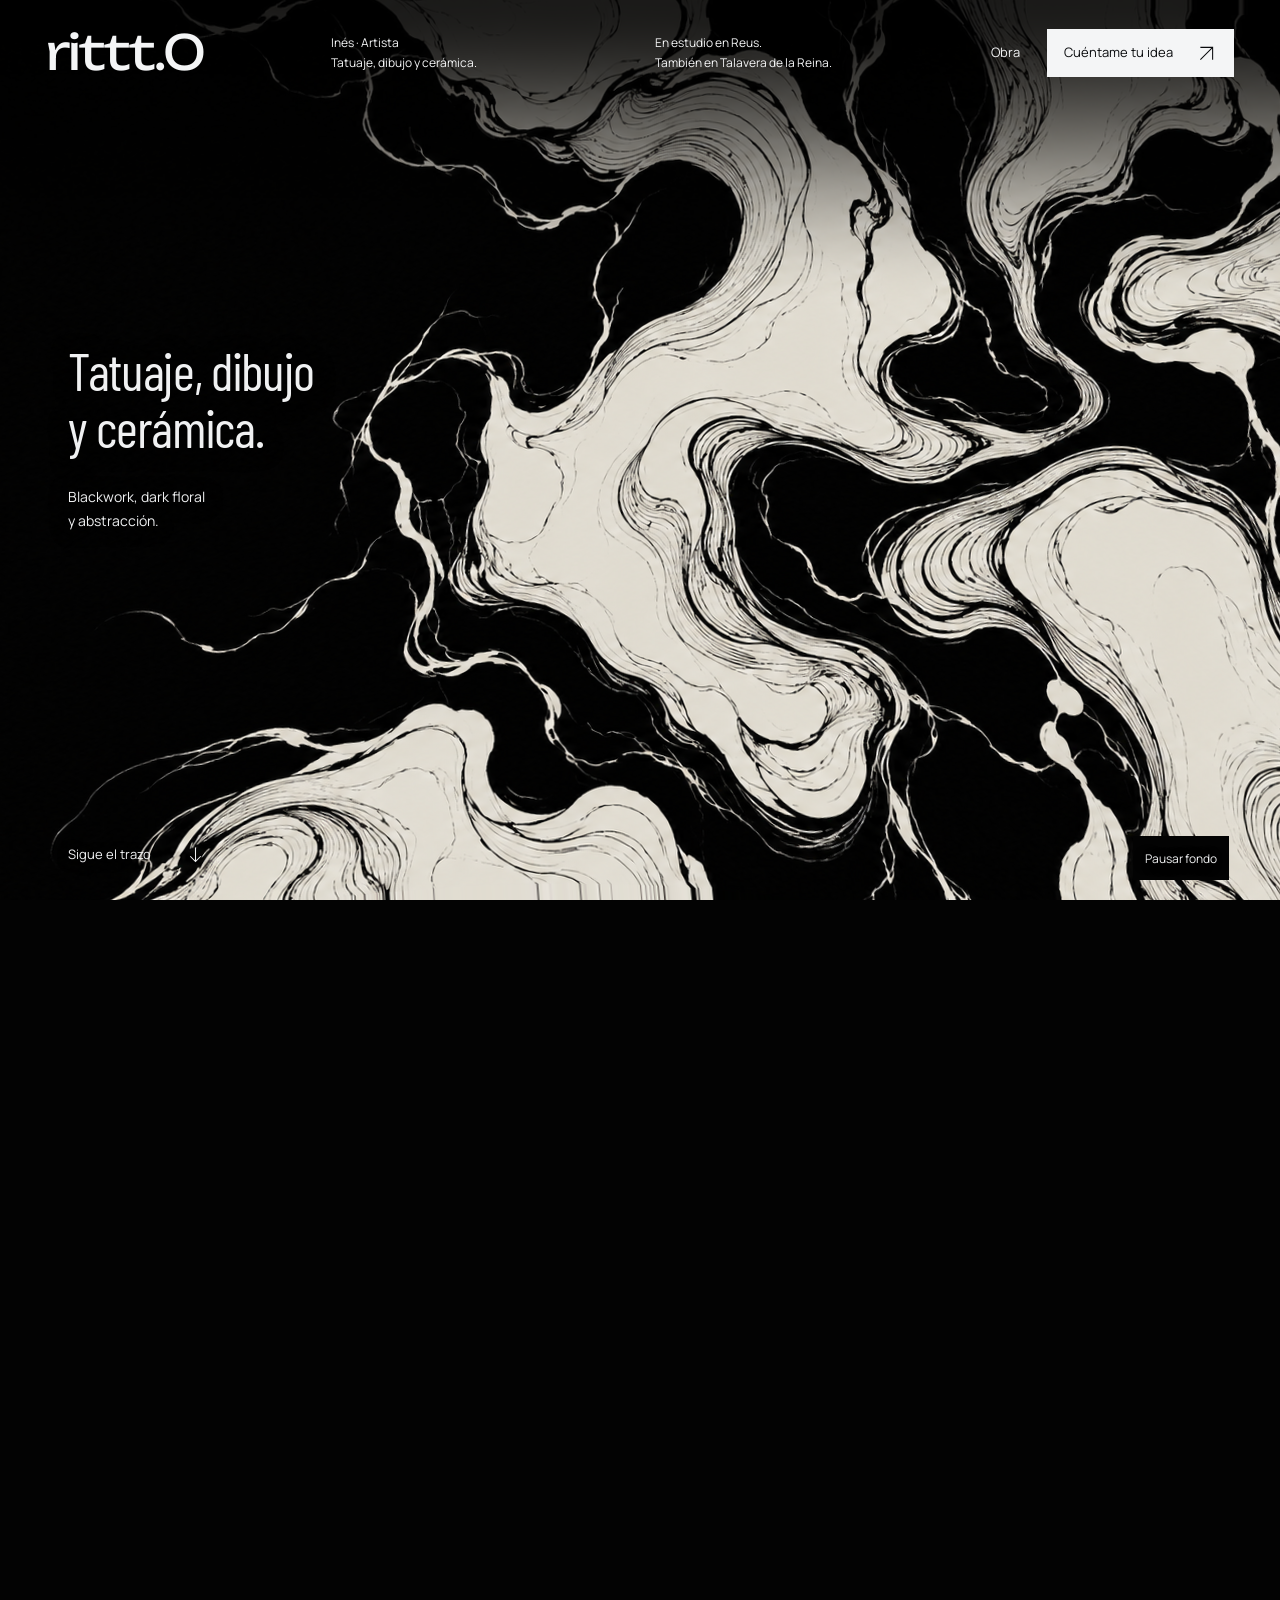
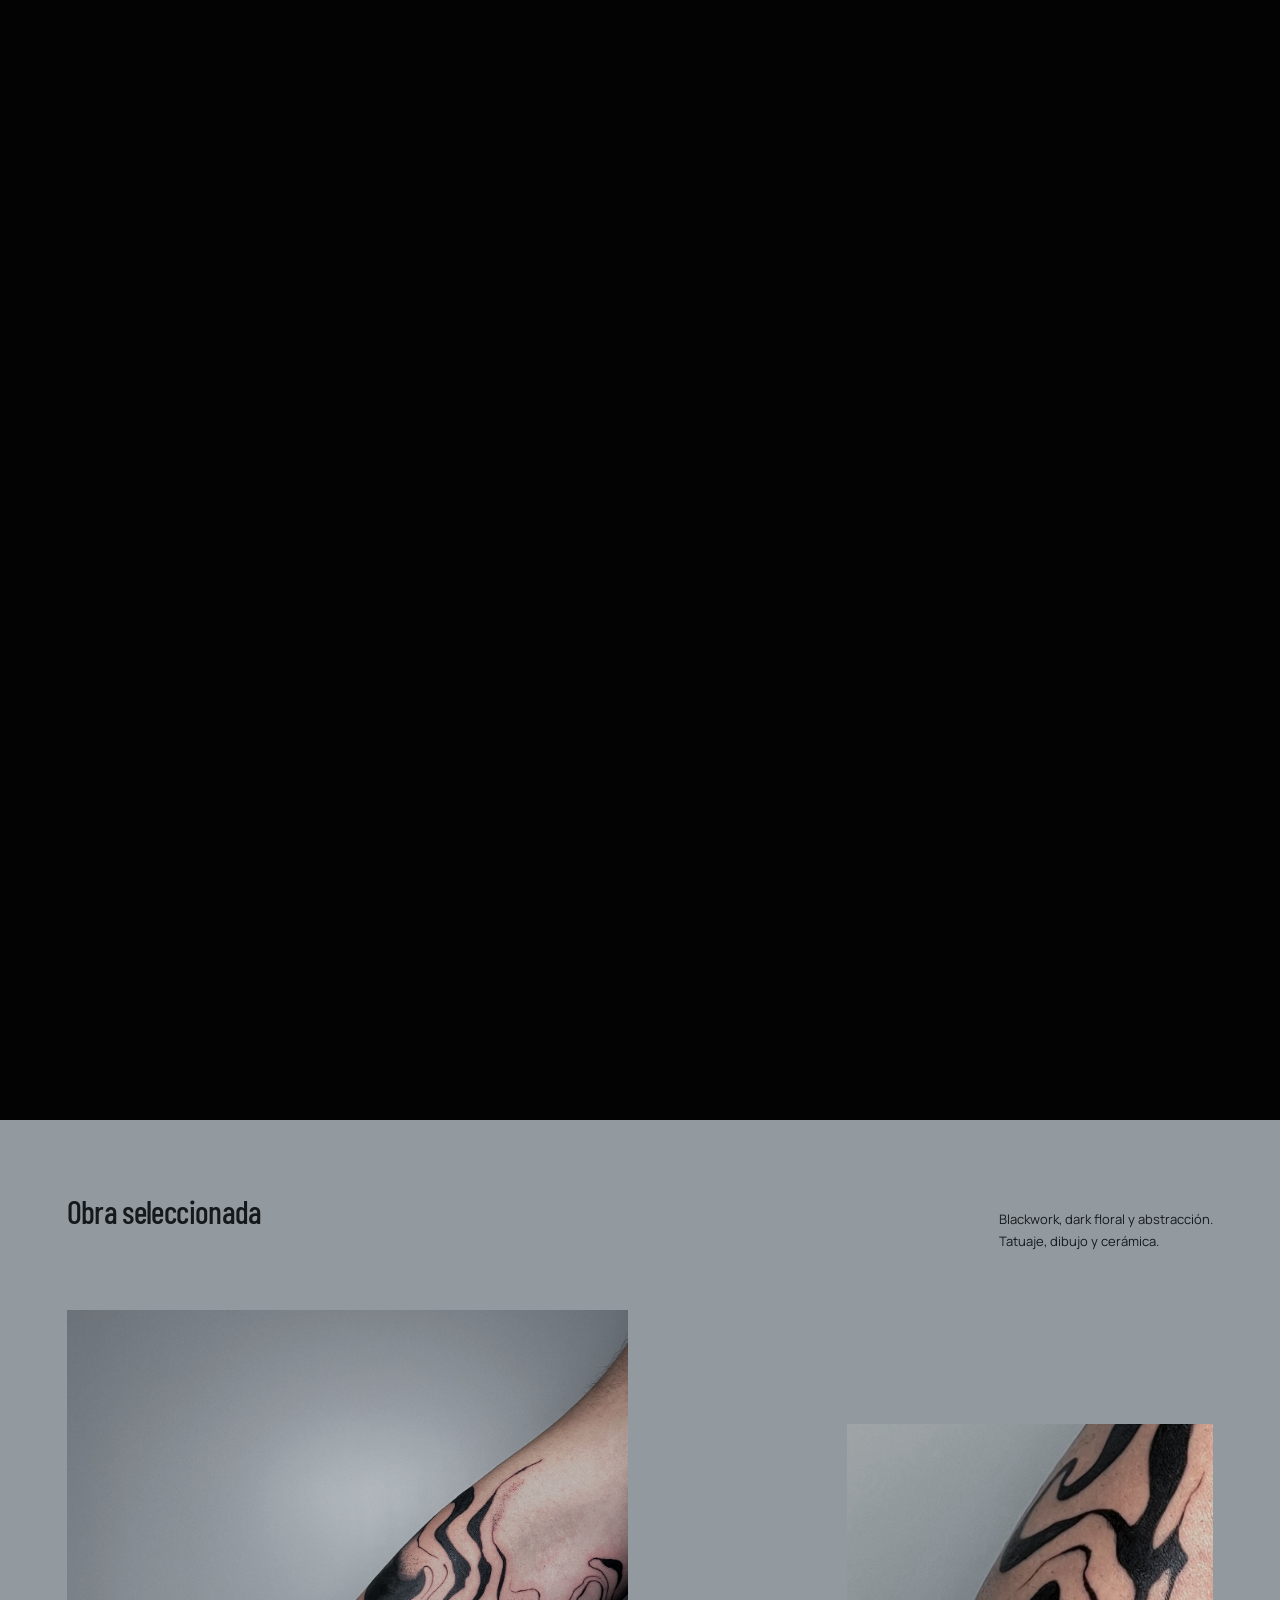
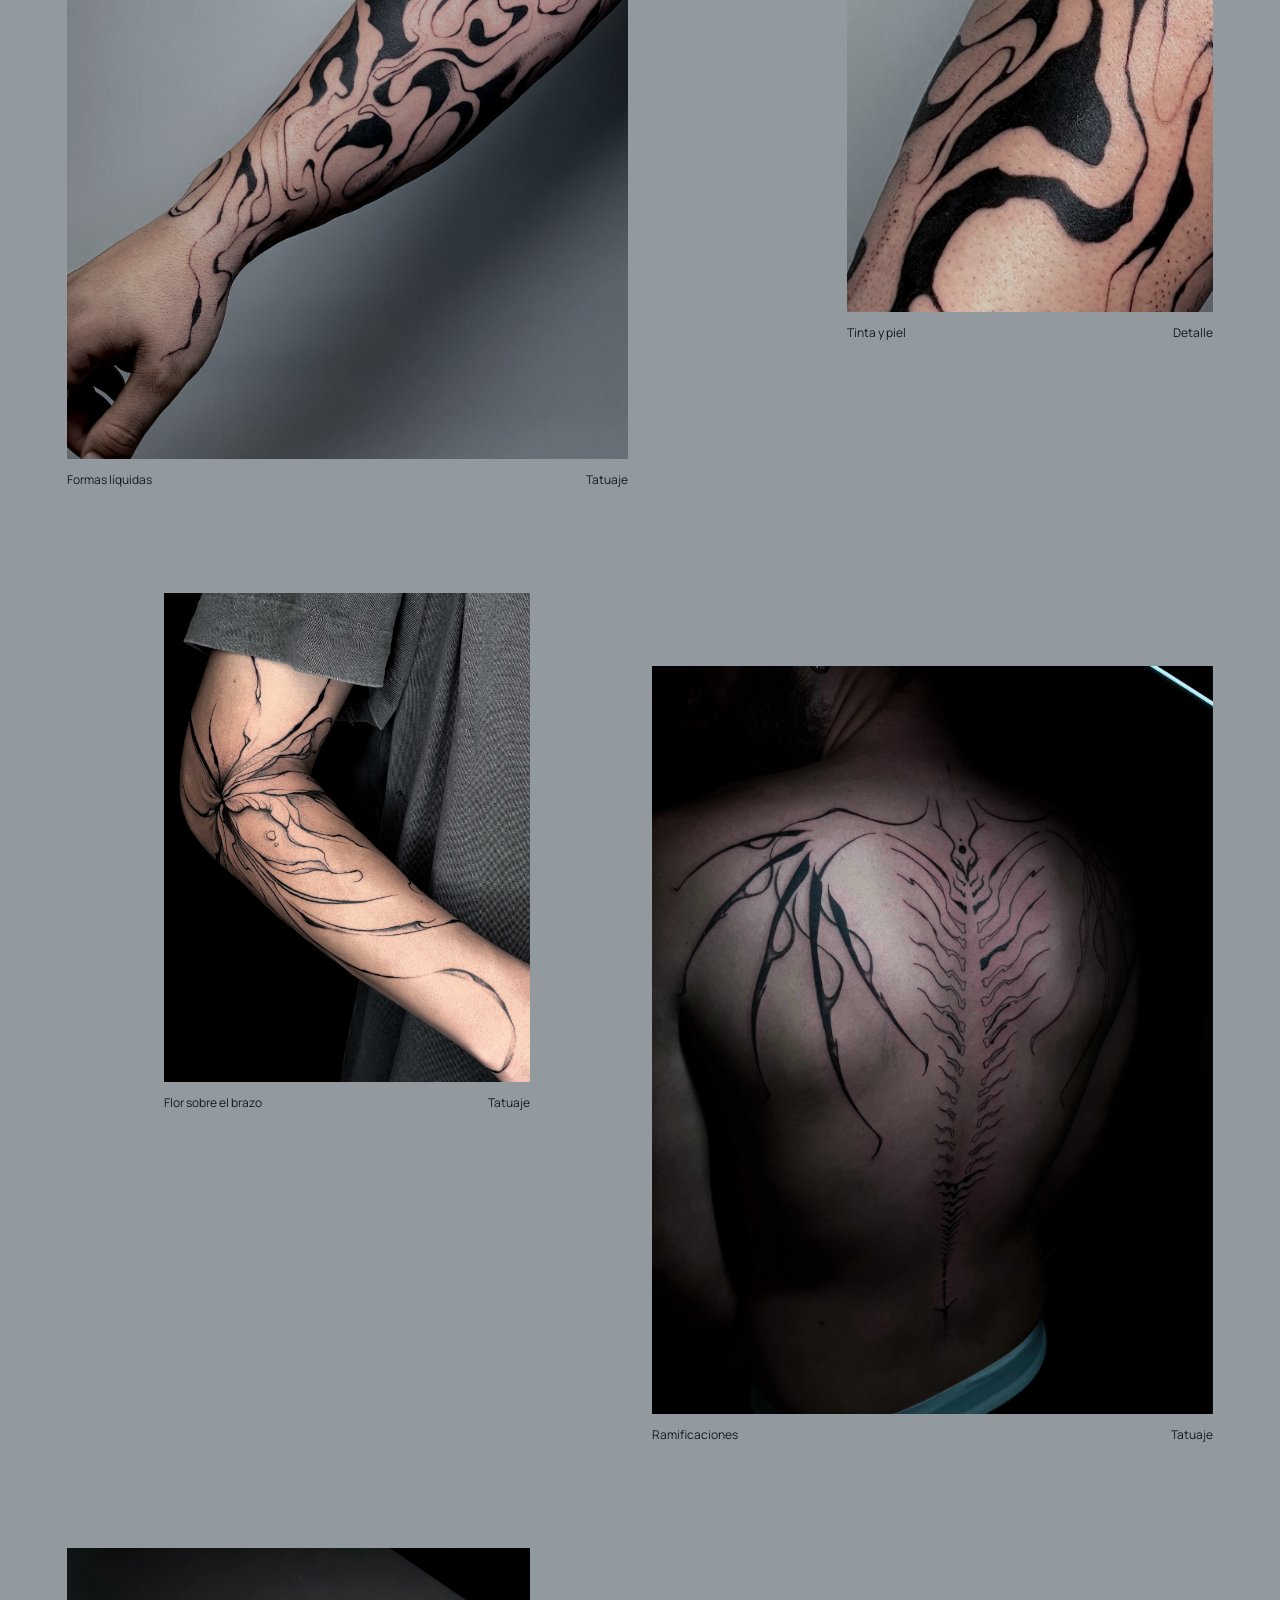
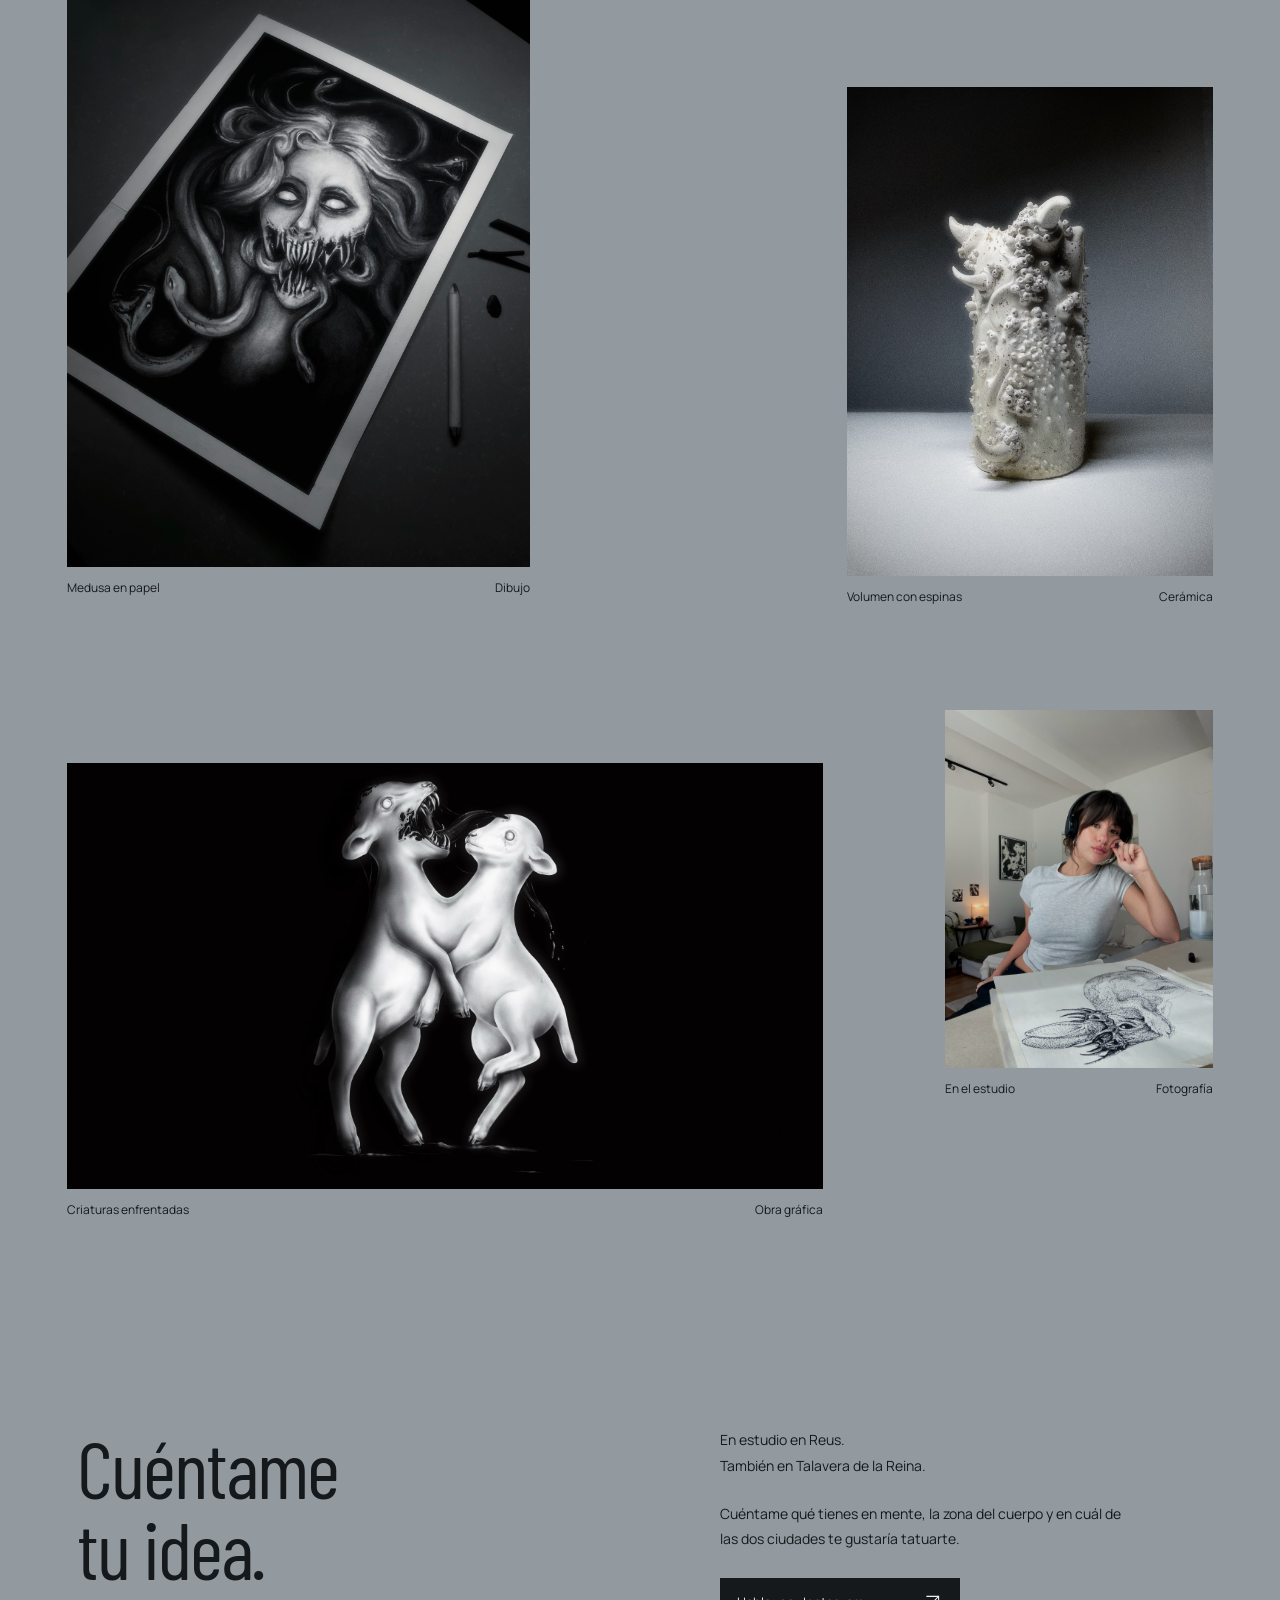
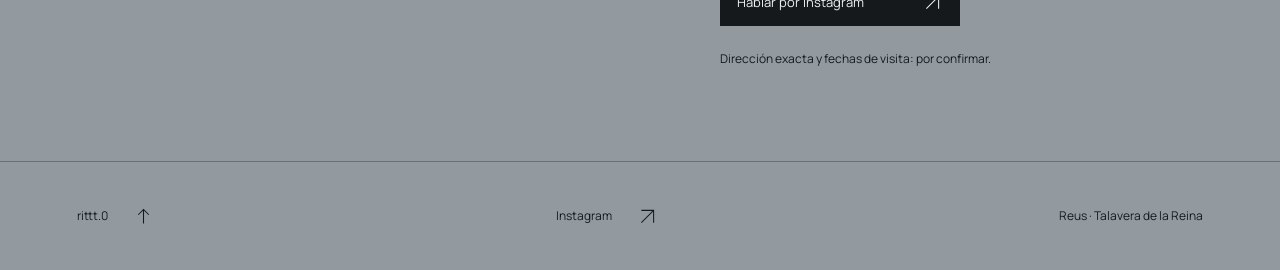
<file: ritto/abstracto.html>
<!doctype html><html lang="es"><head><meta charset="utf-8"><meta name="viewport" content="width=device-width,initial-scale=1"><meta name="theme-color" content="#939a9f"><title>rittt.0 — Entrada abstracta</title><meta name="description" content="Blackwork, dark floral y abstracción. Inés, rittt.0. En Reus y Talavera de la Reina."><link rel="stylesheet" href="assets/fonts.css"><link rel="stylesheet" href="shared.css"><link rel="stylesheet" href="b.css"><link rel="stylesheet" href="b-gallery.css"><link rel="stylesheet" href="abstract.css"><script src="abstract-flow.js" defer></script><script src="b.js" defer></script><script src="shared.js" defer></script></head><body id="inicio" class="version-abstract"><a class="skip-link" href="#obra">Saltar a la obra</a><main><section class="journey" aria-label="Del imaginario a la piel"><div class="story-stop stop-opening" id="umbral" aria-hidden="true"></div><div class="story-stop stop-trace" id="trazo" aria-hidden="true"></div><div class="story-stop stop-skin" id="piel" aria-hidden="true"></div><div class="story-stop stop-black" id="blackwork" aria-hidden="true"></div><div class="story-frame"><header class="site-header"><h1><a href="#inicio" aria-label="rittt.0 · Inicio">rittt.0</a></h1><p class="artist-info">Inés · Artista<span>Tatuaje, dibujo y cerámica.</span></p><p class="places">En estudio en Reus.<span>También en Talavera de la Reina.</span></p><nav aria-label="Principal"><a class="all-work" href="#obra">Obra</a><a class="b-cta" href="#contacto">Cuéntame tu idea <svg viewBox="0 0 24 24" aria-hidden="true"><path d="M5 19 19 5M5 5h14v14"/></svg></a></nav></header><div class="mineral-field"></div><article class="scene scene-imaginary"><img class="creatures-photo" src="assets/abstract-flow.png" width="1672" height="941" alt="" aria-hidden="true"><canvas class="abstract-canvas" aria-hidden="true"></canvas><button class="flow-pause" type="button" hidden>Pausar fondo</button><div class="intro-copy"><h2>Tatuaje, dibujo<br>y cerámica.</h2><p>Blackwork, dark floral<br>y abstracción.</p></div><a class="scroll-invitation" href="#trazo">Sigue el trazo <svg viewBox="0 0 24 24" aria-hidden="true"><path d="M12 4v16m-6-6 6 6 6-6"/></svg></a></article><article class="scene scene-line"><img class="floral-echo" src="assets/botanical-trace.svg" alt="" aria-hidden="true"><div class="line-copy"><h2>De la línea<br>a la piel.</h2><p>Formas que recorren<br>la anatomía.</p></div><div class="tattoo-plate"><div class="ink-drawing" aria-hidden="true"><svg xmlns="http://www.w3.org/2000/svg" viewBox="0 0 1000 1335" fill="none" role="img" aria-labelledby="trace-title trace-desc">
  <title id="trace-title">Trazado del tatuaje floral</title>
  <desc id="trace-desc">Trayectorias largas extraídas y suavizadas de la fotografía real botanical-large.jpg.</desc>
  <g class="ink-paths" stroke="currentColor" fill="none" stroke-linecap="round" stroke-linejoin="round">
    <path d="M395.0 230.0Q409.0 236.0 422.5 238.5Q436.0 241.0 440.5 244.5Q445.0 248.0 430.0 279.0Q415.0 310.0 406.0 318.5Q397.0 327.0 393.0 333.0Q389.0 339.0 382.5 344.0Q376.0 349.0 374.0 353.0Q372.0 357.0 353.0 375.0Q334.0 393.0 330.5 394.5Q327.0 396.0 326.5 397.5Q326.0 399.0 317.5 405.5Q309.0 412.0 305.5 412.5Q302.0 413.0 297.0 416.5Q292.0 420.0 283.0 423.0Q274.0 426.0 267.0 431.0Q260.0 436.0 256.5 437.0Q253.0 438.0 243.5 445.5Q234.0 453.0 232.5 456.0Q231.0 459.0 227.5 461.0Q224.0 463.0 222.5 467.5Q221.0 472.0 221.0 472.0" stroke-width="5.48" pathLength="1"/>
    <path d="M298.0 784.0Q311.0 787.0 313.5 790.0Q316.0 793.0 317.5 793.0Q319.0 793.0 327.0 799.5Q335.0 806.0 348.0 813.0Q361.0 820.0 378.5 827.0Q396.0 834.0 408.5 836.5Q421.0 839.0 437.0 841.0Q453.0 843.0 488.0 843.5Q523.0 844.0 539.0 842.5Q555.0 841.0 580.0 834.5Q605.0 828.0 612.0 826.5Q619.0 825.0 622.0 825.5Q625.0 826.0 625.0 826.0" stroke-width="8.00" pathLength="1"/>
    <path d="M778.0 1031.0Q784.0 1028.0 788.5 1028.0Q793.0 1028.0 810.0 1031.5Q827.0 1035.0 861.0 1057.5Q895.0 1080.0 902.0 1087.5Q909.0 1095.0 911.0 1102.0Q913.0 1109.0 914.0 1109.0Q915.0 1109.0 921.0 1117.0Q927.0 1125.0 929.0 1130.5Q931.0 1136.0 932.5 1137.0Q934.0 1138.0 945.0 1161.5Q956.0 1185.0 957.0 1191.5Q958.0 1198.0 958.0 1198.0" stroke-width="5.48" pathLength="1"/>
    <path d="M691.0 906.0Q674.0 906.0 664.5 909.0Q655.0 912.0 644.5 912.5Q634.0 913.0 631.5 914.5Q629.0 916.0 617.5 918.0Q606.0 920.0 590.0 921.0Q574.0 922.0 554.5 921.5Q535.0 921.0 514.0 917.5Q493.0 914.0 487.0 914.0Q481.0 914.0 480.0 915.0Q479.0 916.0 479.0 916.0" stroke-width="5.48" pathLength="1"/>
    <path d="M525.0 673.0Q530.0 680.0 544.5 688.0Q559.0 696.0 564.0 701.0Q569.0 706.0 572.0 713.5Q575.0 721.0 583.5 724.5Q592.0 728.0 594.0 732.0Q596.0 736.0 598.5 736.5Q601.0 737.0 602.0 741.0Q603.0 745.0 609.0 748.0Q615.0 751.0 615.5 753.5Q616.0 756.0 618.0 757.5Q620.0 759.0 620.5 762.5Q621.0 766.0 628.0 768.0Q635.0 770.0 635.0 771.5Q635.0 773.0 638.5 775.5Q642.0 778.0 643.0 781.5Q644.0 785.0 644.0 785.0" stroke-width="6.85" pathLength="1"/>
    <path d="M331.0 642.0Q331.0 647.0 333.5 648.5Q336.0 650.0 336.5 657.0Q337.0 664.0 345.5 671.0Q354.0 678.0 355.0 680.5Q356.0 683.0 370.0 687.5Q384.0 692.0 394.0 692.5Q404.0 693.0 412.0 695.0Q420.0 697.0 425.5 700.5Q431.0 704.0 434.5 708.0Q438.0 712.0 438.0 717.5Q438.0 723.0 440.0 729.0Q442.0 735.0 446.0 739.5Q450.0 744.0 450.0 744.0" stroke-width="2.74" pathLength="1"/>
    <path d="M287.0 732.0Q293.0 731.0 303.0 733.5Q313.0 736.0 319.5 735.5Q326.0 735.0 328.0 736.0Q330.0 737.0 342.0 737.5Q354.0 738.0 360.5 736.0Q367.0 734.0 372.5 734.5Q378.0 735.0 390.0 732.5Q402.0 730.0 413.0 732.0Q424.0 734.0 427.5 742.0Q431.0 750.0 431.0 750.0" stroke-width="5.48" pathLength="1"/>
    <path d="M431.0 750.0Q444.0 754.0 444.5 755.5Q445.0 757.0 448.5 757.5Q452.0 758.0 456.0 761.0Q460.0 764.0 468.5 765.0Q477.0 766.0 497.5 763.0Q518.0 760.0 521.5 758.5Q525.0 757.0 528.0 757.5Q531.0 758.0 535.5 762.5Q540.0 767.0 540.0 772.5Q540.0 778.0 537.0 781.0Q534.0 784.0 527.0 786.0Q520.0 788.0 520.0 788.0" stroke-width="2.74" pathLength="1"/>
    <path d="M121.0 340.0Q124.0 342.0 123.0 350.5Q122.0 359.0 123.0 379.5Q124.0 400.0 127.0 412.5Q130.0 425.0 132.0 429.0Q134.0 433.0 134.5 440.5Q135.0 448.0 137.5 450.5Q140.0 453.0 140.0 462.5Q140.0 472.0 135.5 476.0Q131.0 480.0 131.0 480.0" stroke-width="8.00" pathLength="1"/>
    <path d="M695.0 914.0Q689.0 923.0 657.5 928.5Q626.0 934.0 610.5 934.5Q595.0 935.0 580.5 934.0Q566.0 933.0 566.0 933.0" stroke-width="2.74" pathLength="1"/>
    <path d="M405.0 557.0Q409.0 558.0 413.0 562.5Q417.0 567.0 423.0 567.5Q429.0 568.0 431.5 570.5Q434.0 573.0 434.0 574.5Q434.0 576.0 437.0 577.0Q440.0 578.0 447.5 586.5Q455.0 595.0 464.0 601.5Q473.0 608.0 474.0 612.0Q475.0 616.0 478.0 619.0Q481.0 622.0 481.0 624.5Q481.0 627.0 486.0 630.0Q491.0 633.0 491.0 633.0" stroke-width="6.85" pathLength="1"/>
    <path d="M217.0 733.0Q219.0 745.0 221.0 745.5Q223.0 746.0 223.5 749.0Q224.0 752.0 228.5 756.0Q233.0 760.0 236.0 766.0Q239.0 772.0 241.0 773.0Q243.0 774.0 243.5 780.0Q244.0 786.0 247.0 787.0Q250.0 788.0 257.0 798.0Q264.0 808.0 270.5 814.5Q277.0 821.0 277.0 823.0Q277.0 825.0 278.5 825.5Q280.0 826.0 280.0 826.0" stroke-width="8.00" pathLength="1"/>
    <path d="M381.0 878.0Q386.0 891.0 390.5 892.5Q395.0 894.0 398.0 897.0Q401.0 900.0 406.0 902.0Q411.0 904.0 411.0 905.0Q411.0 906.0 433.5 912.0Q456.0 918.0 466.0 919.0Q476.0 920.0 477.0 918.5Q478.0 917.0 478.0 917.0" stroke-width="8.00" pathLength="1"/>
    <path d="M219.0 377.0Q218.0 387.0 222.5 394.5Q227.0 402.0 223.5 410.5Q220.0 419.0 215.5 425.0Q211.0 431.0 209.0 439.5Q207.0 448.0 203.5 453.5Q200.0 459.0 197.0 469.0Q194.0 479.0 194.0 479.0" stroke-width="4.11" pathLength="1"/>
    <path d="M381.0 878.0Q389.0 875.0 393.0 876.0Q397.0 877.0 414.5 886.5Q432.0 896.0 452.0 902.5Q472.0 909.0 475.0 912.5Q478.0 916.0 478.0 916.0" stroke-width="2.74" pathLength="1"/>
    <path d="M249.0 743.0Q249.0 753.0 255.5 761.0Q262.0 769.0 262.5 771.5Q263.0 774.0 265.0 774.0Q267.0 774.0 267.5 776.5Q268.0 779.0 272.0 782.5Q276.0 786.0 280.5 794.5Q285.0 803.0 289.0 807.5Q293.0 812.0 293.0 813.5Q293.0 815.0 300.0 818.5Q307.0 822.0 307.0 822.0" stroke-width="4.11" pathLength="1"/>
    <path d="M418.0 657.0Q423.0 656.0 427.5 657.5Q432.0 659.0 446.0 660.5Q460.0 662.0 476.5 661.5Q493.0 661.0 502.5 666.0Q512.0 671.0 518.5 672.0Q525.0 673.0 525.0 673.0" stroke-width="6.85" pathLength="1"/>
    <path d="M274.0 544.0Q220.0 546.0 210.0 548.0Q200.0 550.0 194.5 552.5Q189.0 555.0 177.5 555.0Q166.0 555.0 166.0 555.0" stroke-width="4.11" pathLength="1"/>
    <path d="M403.0 380.0Q402.0 400.0 399.5 406.0Q397.0 412.0 393.0 417.5Q389.0 423.0 382.0 426.0Q375.0 429.0 373.5 430.5Q372.0 432.0 371.0 436.5Q370.0 441.0 363.5 446.5Q357.0 452.0 357.0 452.0" stroke-width="6.85" pathLength="1"/>
    <path d="M312.0 832.0Q331.0 839.0 342.5 851.0Q354.0 863.0 358.0 865.0Q362.0 867.0 363.0 869.5Q364.0 872.0 372.5 875.0Q381.0 878.0 381.0 878.0" stroke-width="6.85" pathLength="1"/>
    <path d="M274.0 544.0Q276.0 548.0 289.5 550.5Q303.0 553.0 318.0 552.0Q333.0 551.0 340.0 554.5Q347.0 558.0 353.0 559.0Q359.0 560.0 359.0 560.0" stroke-width="5.48" pathLength="1"/>
    <path d="M382.0 387.0Q375.0 387.0 369.0 389.5Q363.0 392.0 360.0 396.0Q357.0 400.0 354.0 401.5Q351.0 403.0 350.0 406.0Q349.0 409.0 344.0 415.5Q339.0 422.0 337.0 427.5Q335.0 433.0 335.0 438.0Q335.0 443.0 335.0 443.0" stroke-width="5.48" pathLength="1"/>
    <path d="M56.0 541.0Q58.0 554.0 65.0 567.5Q72.0 581.0 73.5 581.5Q75.0 582.0 77.0 586.0Q79.0 590.0 84.0 595.5Q89.0 601.0 94.0 603.0Q99.0 605.0 99.0 605.0" stroke-width="4.11" pathLength="1"/>
    <path d="M312.0 840.0Q315.0 848.0 321.5 856.0Q328.0 864.0 332.0 867.0Q336.0 870.0 339.0 875.0Q342.0 880.0 352.0 888.5Q362.0 897.0 362.0 897.0" stroke-width="4.11" pathLength="1"/>
    <path d="M185.0 716.0Q191.0 732.0 194.0 736.0Q197.0 740.0 198.0 744.5Q199.0 749.0 213.0 764.0Q227.0 779.0 227.0 779.0" stroke-width="1.37" pathLength="1"/>
    <path d="M254.0 498.0Q245.0 488.0 229.5 492.5Q214.0 497.0 208.0 499.5Q202.0 502.0 200.0 504.0Q198.0 506.0 197.0 511.0Q196.0 516.0 197.5 517.5Q199.0 519.0 199.0 519.0" stroke-width="2.74" pathLength="1"/>
    <path d="M287.0 732.0Q291.0 743.0 294.5 746.0Q298.0 749.0 312.0 754.5Q326.0 760.0 337.5 761.5Q349.0 763.0 349.0 763.0" stroke-width="2.74" pathLength="1"/>
    <path d="M359.0 560.0Q357.0 569.0 358.0 574.5Q359.0 580.0 362.5 587.0Q366.0 594.0 368.5 613.5Q371.0 633.0 371.0 633.0" stroke-width="5.48" pathLength="1"/>
    <path d="M281.0 597.0Q282.0 606.0 286.0 609.0Q290.0 612.0 291.0 614.5Q292.0 617.0 303.0 622.5Q314.0 628.0 322.5 635.0Q331.0 642.0 331.0 642.0" stroke-width="6.85" pathLength="1"/>
    <path d="M285.0 652.0Q298.0 649.0 300.0 651.5Q302.0 654.0 303.0 662.0Q304.0 670.0 302.5 671.5Q301.0 673.0 295.0 673.0Q289.0 673.0 285.0 670.0Q281.0 667.0 280.5 662.5Q280.0 658.0 280.0 658.0" stroke-width="2.74" pathLength="1"/>
    <path d="M95.0 531.0Q97.0 547.0 100.0 554.5Q103.0 562.0 106.0 565.0Q109.0 568.0 111.0 568.0Q113.0 568.0 122.5 576.5Q132.0 585.0 132.0 585.0" stroke-width="6.85" pathLength="1"/>
    <path d="M234.0 715.0Q240.0 708.0 248.0 709.0Q256.0 710.0 263.0 714.0Q270.0 718.0 278.5 725.0Q287.0 732.0 287.0 732.0" stroke-width="8.00" pathLength="1"/>
    <path d="M244.0 185.0Q257.0 227.0 257.5 239.0Q258.0 251.0 258.0 251.0" stroke-width="5.48" pathLength="1"/>
    <path d="M176.0 614.0Q159.0 633.0 159.0 639.0Q159.0 645.0 161.0 647.5Q163.0 650.0 163.5 658.0Q164.0 666.0 164.0 666.0" stroke-width="6.85" pathLength="1"/>
    <path d="M106.0 525.0Q117.0 546.0 124.5 550.0Q132.0 554.0 140.0 561.5Q148.0 569.0 148.0 569.0" stroke-width="6.85" pathLength="1"/>
    <path d="M359.0 479.0Q356.0 482.0 344.0 483.5Q332.0 485.0 326.5 484.5Q321.0 484.0 319.5 485.0Q318.0 486.0 310.5 485.0Q303.0 484.0 301.0 482.0Q299.0 480.0 299.0 480.0" stroke-width="8.00" pathLength="1"/>
    <path d="M418.0 657.0Q422.0 664.0 427.0 666.5Q432.0 669.0 453.0 673.0Q474.0 677.0 474.0 677.0" stroke-width="2.74" pathLength="1"/>
    <path d="M254.0 498.0Q248.0 504.0 223.5 511.5Q199.0 519.0 199.0 519.0" stroke-width="8.00" pathLength="1"/>
    <path d="M187.0 688.0Q191.0 705.0 192.5 705.5Q194.0 706.0 195.0 710.5Q196.0 715.0 197.5 715.5Q199.0 716.0 201.0 721.0Q203.0 726.0 204.0 727.5Q205.0 729.0 211.0 731.0Q217.0 733.0 217.0 733.0" stroke-width="2.74" pathLength="1"/>
    <path d="M741.0 887.0Q738.0 893.0 731.0 896.0Q724.0 899.0 717.0 899.5Q710.0 900.0 703.5 899.0Q697.0 898.0 694.0 902.0Q691.0 906.0 691.0 906.0" stroke-width="4.11" pathLength="1"/>
    <path d="M247.0 734.0Q255.0 733.0 257.0 734.0Q259.0 735.0 265.0 742.5Q271.0 750.0 275.0 753.0Q279.0 756.0 281.0 762.5Q283.0 769.0 283.0 769.0" stroke-width="4.79" pathLength="1"/>
    <path d="M199.0 519.0Q186.0 533.0 180.0 535.5Q174.0 538.0 168.0 544.5Q162.0 551.0 162.0 551.0" stroke-width="8.00" pathLength="1"/>
    <path d="M609.0 1043.0Q633.0 1050.0 648.0 1050.5Q663.0 1051.0 665.0 1050.0Q667.0 1049.0 667.0 1049.0" stroke-width="2.74" pathLength="1"/>
    <path d="M371.0 633.0Q378.0 640.0 385.5 644.5Q393.0 649.0 405.5 653.0Q418.0 657.0 418.0 657.0" stroke-width="6.85" pathLength="1"/>
    <path d="M194.0 479.0Q181.0 488.0 172.5 490.0Q164.0 492.0 155.5 496.5Q147.0 501.0 147.0 501.0" stroke-width="8.00" pathLength="1"/>
    <path d="M221.0 590.0Q211.0 594.0 208.5 597.5Q206.0 601.0 195.0 604.0Q184.0 607.0 181.0 610.5Q178.0 614.0 178.0 614.0" stroke-width="8.00" pathLength="1"/>
    <path d="M233.0 557.0Q246.0 564.0 251.0 568.5Q256.0 573.0 260.0 583.5Q264.0 594.0 264.0 594.0" stroke-width="1.37" pathLength="1"/>
    <path d="M299.0 480.0Q275.0 493.0 264.5 495.5Q254.0 498.0 254.0 498.0" stroke-width="8.00" pathLength="1"/>
    <path d="M420.0 938.0Q425.0 938.0 428.0 940.5Q431.0 943.0 438.0 945.5Q445.0 948.0 447.0 951.5Q449.0 955.0 455.0 956.5Q461.0 958.0 461.0 958.0" stroke-width="4.11" pathLength="1"/>
    <path d="M133.0 607.0Q140.0 615.0 140.0 623.0Q140.0 631.0 137.5 642.0Q135.0 653.0 135.0 653.0" stroke-width="8.00" pathLength="1"/>
    <path d="M391.0 756.0Q389.0 761.0 385.0 762.5Q381.0 764.0 368.5 765.5Q356.0 767.0 353.5 766.5Q351.0 766.0 350.0 764.5Q349.0 763.0 349.0 763.0" stroke-width="2.74" pathLength="1"/>
    <path d="M147.0 501.0Q149.0 547.0 150.0 549.0Q151.0 551.0 151.0 551.0" stroke-width="8.00" pathLength="1"/>
    <path d="M200.0 678.0Q206.0 681.0 212.0 691.5Q218.0 702.0 222.0 706.0Q226.0 710.0 226.0 711.5Q226.0 713.0 226.0 713.0" stroke-width="8.00" pathLength="1"/>
    <path d="M178.0 614.0Q182.0 619.0 182.5 623.5Q183.0 628.0 187.5 638.0Q192.0 648.0 192.5 652.5Q193.0 657.0 193.0 657.0" stroke-width="8.00" pathLength="1"/>
    <path d="M391.0 756.0Q389.0 753.0 380.0 753.0Q371.0 753.0 360.0 758.0Q349.0 763.0 349.0 763.0" stroke-width="2.74" pathLength="1"/>
    <path d="M78.0 507.0Q79.0 502.0 82.0 501.0Q85.0 500.0 85.0 504.0Q85.0 508.0 86.5 512.0Q88.0 516.0 89.5 516.5Q91.0 517.0 92.0 523.5Q93.0 530.0 94.0 530.5Q95.0 531.0 95.0 531.0" stroke-width="2.74" pathLength="1"/>
    <path d="M249.0 743.0Q272.0 766.0 277.5 767.5Q283.0 769.0 283.0 769.0" stroke-width="2.74" pathLength="1"/>
    <path d="M318.0 536.0Q299.0 535.0 289.5 536.5Q280.0 538.0 277.0 541.0Q274.0 544.0 274.0 544.0" stroke-width="2.74" pathLength="1"/>
    <path d="M503.0 642.0Q503.0 646.0 506.0 647.0Q509.0 648.0 510.5 650.5Q512.0 653.0 517.5 656.5Q523.0 660.0 524.0 666.5Q525.0 673.0 525.0 673.0" stroke-width="2.74" pathLength="1"/>
    <path d="M150.0 676.0Q153.0 691.0 155.0 694.5Q157.0 698.0 160.0 700.0Q163.0 702.0 163.0 705.5Q163.0 709.0 166.0 710.5Q169.0 712.0 169.0 712.0" stroke-width="8.00" pathLength="1"/>
    <path d="M148.0 580.0Q162.0 594.0 164.0 598.5Q166.0 603.0 168.0 604.0Q170.0 605.0 170.0 606.5Q170.0 608.0 173.0 611.0Q176.0 614.0 176.0 614.0" stroke-width="8.00" pathLength="1"/>
    <path d="M134.0 494.0Q119.0 510.0 112.5 512.0Q106.0 514.0 106.0 514.0" stroke-width="8.00" pathLength="1"/>
    <path d="M298.0 784.0Q299.0 797.0 303.5 806.0Q308.0 815.0 307.5 818.5Q307.0 822.0 307.0 822.0" stroke-width="6.85" pathLength="1"/>
    <path d="M431.0 750.0Q428.0 753.0 425.0 753.5Q422.0 754.0 406.5 755.0Q391.0 756.0 391.0 756.0" stroke-width="6.85" pathLength="1"/>
    <path d="M258.0 251.0Q254.0 254.0 252.0 263.0Q250.0 272.0 250.5 277.5Q251.0 283.0 253.0 284.5Q255.0 286.0 255.0 286.0" stroke-width="2.74" pathLength="1"/>
    <path d="M258.0 251.0Q262.0 253.0 262.5 255.0Q263.0 257.0 262.5 268.0Q262.0 279.0 258.5 282.5Q255.0 286.0 255.0 286.0" stroke-width="4.11" pathLength="1"/>
    <path d="M344.0 613.0Q349.0 615.0 351.0 619.0Q353.0 623.0 357.0 627.0Q361.0 631.0 366.0 632.0Q371.0 633.0 371.0 633.0" stroke-width="2.74" pathLength="1"/>
    <path d="M479.0 917.0Q488.0 926.0 500.5 928.0Q513.0 930.0 513.0 930.0" stroke-width="4.11" pathLength="1"/>
    <path d="M255.0 286.0Q256.0 300.0 259.0 303.0Q262.0 306.0 263.0 313.5Q264.0 321.0 264.0 321.0" stroke-width="4.79" pathLength="1"/>
    <path d="M217.0 562.0Q231.0 572.0 232.5 576.0Q234.0 580.0 233.0 584.5Q232.0 589.0 232.0 589.0" stroke-width="2.74" pathLength="1"/>
    <path d="M344.0 613.0Q342.0 614.0 340.5 623.5Q339.0 633.0 337.5 636.0Q336.0 639.0 333.5 640.5Q331.0 642.0 331.0 642.0" stroke-width="2.74" pathLength="1"/>
    <path d="M169.0 712.0L186.0 739.0" stroke-width="2.74" pathLength="1"/>
    <path d="M89.0 373.0Q95.0 379.0 94.0 385.0Q93.0 391.0 91.5 391.0Q90.0 391.0 86.5 394.0Q83.0 397.0 83.0 397.0" stroke-width="2.74" pathLength="1"/>
    <path d="M953.0 1256.0Q953.0 1260.0 950.5 1262.0Q948.0 1264.0 946.0 1270.5Q944.0 1277.0 940.5 1278.5Q937.0 1280.0 937.0 1280.0" stroke-width="4.11" pathLength="1"/>
    <path d="M232.0 589.0Q257.0 596.0 260.5 595.0Q264.0 594.0 264.0 594.0" stroke-width="8.00" pathLength="1"/>
    <path d="M169.0 680.0Q168.0 692.0 169.5 695.5Q171.0 699.0 171.0 704.5Q171.0 710.0 170.0 711.0Q169.0 712.0 169.0 712.0" stroke-width="2.74" pathLength="1"/>
    <path d="M419.0 354.0L403.0 380.0" stroke-width="5.48" pathLength="1"/>
    <path d="M778.0 1031.0L746.0 1033.0" stroke-width="4.11" pathLength="1"/>
    <path d="M335.0 443.0Q316.0 448.0 313.5 452.5Q311.0 457.0 311.0 457.0" stroke-width="8.00" pathLength="1"/>
    <path d="M249.0 465.0Q233.0 473.0 229.0 473.5Q225.0 474.0 223.0 473.0Q221.0 472.0 221.0 472.0" stroke-width="2.74" pathLength="1"/>
    <path d="M92.0 421.0Q92.0 430.0 96.0 439.5Q100.0 449.0 100.0 449.0" stroke-width="8.00" pathLength="1"/>
    <path d="M778.0 1031.0Q783.0 1039.0 792.0 1041.5Q801.0 1044.0 801.0 1044.0" stroke-width="2.74" pathLength="1"/>
    <path d="M311.0 457.0Q307.0 458.0 303.0 469.0Q299.0 480.0 299.0 480.0" stroke-width="8.00" pathLength="1"/>
    <path d="M221.0 472.0L194.0 479.0" stroke-width="8.00" pathLength="1"/>
    <path d="M382.0 387.0Q380.0 396.0 378.0 397.5Q376.0 399.0 374.5 404.0Q373.0 409.0 373.0 409.0" stroke-width="4.11" pathLength="1"/>
    <path d="M83.0 397.0Q83.0 405.0 85.5 412.0Q88.0 419.0 90.0 420.0Q92.0 421.0 92.0 421.0" stroke-width="8.00" pathLength="1"/>
    <path d="M226.0 713.0Q218.0 721.0 217.5 727.0Q217.0 733.0 217.0 733.0" stroke-width="8.00" pathLength="1"/>
    <path d="M135.0 312.0Q128.0 320.0 127.5 323.0Q127.0 326.0 124.5 327.5Q122.0 329.0 122.0 329.0" stroke-width="8.00" pathLength="1"/>
    <path d="M166.0 555.0Q177.0 567.0 182.5 567.5Q188.0 568.0 188.0 568.0" stroke-width="8.00" pathLength="1"/>
    <path d="M100.0 449.0Q106.0 463.0 108.0 463.0Q110.0 463.0 111.5 465.5Q113.0 468.0 113.0 468.0" stroke-width="8.00" pathLength="1"/>
    <path d="M357.0 452.0Q359.0 458.0 359.0 468.5Q359.0 479.0 359.0 479.0" stroke-width="8.00" pathLength="1"/>
    <path d="M208.0 570.0Q214.0 576.0 215.0 580.5Q216.0 585.0 218.5 587.5Q221.0 590.0 221.0 590.0" stroke-width="2.74" pathLength="1"/>
    <path d="M380.0 551.0Q372.0 552.0 370.0 555.0Q368.0 558.0 363.5 559.0Q359.0 560.0 359.0 560.0" stroke-width="8.00" pathLength="1"/>
    <path d="M135.0 653.0L144.0 675.0" stroke-width="8.00" pathLength="1"/>
    <path d="M292.0 834.0Q297.0 839.0 301.0 840.5Q305.0 842.0 308.5 841.0Q312.0 840.0 312.0 840.0" stroke-width="5.48" pathLength="1"/>
    <path d="M234.0 715.0Q240.0 721.0 240.5 724.5Q241.0 728.0 244.0 731.0Q247.0 734.0 247.0 734.0" stroke-width="8.00" pathLength="1"/>
    <path d="M133.0 607.0Q124.0 615.0 124.0 619.5Q124.0 624.0 124.0 624.0" stroke-width="8.00" pathLength="1"/>
    <path d="M98.0 312.0Q97.0 317.0 95.0 317.5Q93.0 318.0 90.5 324.5Q88.0 331.0 88.0 331.0" stroke-width="4.11" pathLength="1"/>
    <path d="M380.0 551.0L405.0 552.0" stroke-width="8.00" pathLength="1"/>
    <path d="M109.0 606.0Q105.0 623.0 105.5 625.5Q106.0 628.0 106.0 628.0" stroke-width="2.74" pathLength="1"/>
    <path d="M403.0 380.0Q392.0 382.0 387.0 384.5Q382.0 387.0 382.0 387.0" stroke-width="8.00" pathLength="1"/>
    <path d="M283.0 769.0L298.0 784.0" stroke-width="8.00" pathLength="1"/>
    <path d="M193.0 657.0Q197.0 661.0 198.5 669.5Q200.0 678.0 200.0 678.0" stroke-width="8.00" pathLength="1"/>
    <path d="M169.0 680.0Q176.0 680.0 178.0 683.0Q180.0 686.0 183.5 687.0Q187.0 688.0 187.0 688.0" stroke-width="3.42" pathLength="1"/>
    <path d="M353.0 452.0L341.0 464.0" stroke-width="8.00" pathLength="1"/>
    <path d="M80.0 377.0Q78.0 390.0 80.5 393.5Q83.0 397.0 83.0 397.0" stroke-width="8.00" pathLength="1"/>
    <path d="M164.0 666.0Q156.0 669.0 153.0 672.5Q150.0 676.0 150.0 676.0" stroke-width="6.16" pathLength="1"/>
    <path d="M121.0 340.0Q117.0 340.0 113.0 344.0Q109.0 348.0 109.0 350.0Q109.0 352.0 109.0 352.0" stroke-width="6.16" pathLength="1"/>
    <path d="M119.0 475.0L107.0 486.0" stroke-width="8.00" pathLength="1"/>
    <path d="M335.0 443.0Q347.0 446.0 350.0 449.0Q353.0 452.0 353.0 452.0" stroke-width="8.00" pathLength="1"/>
    <path d="M200.0 678.0Q196.0 683.0 191.5 684.0Q187.0 685.0 187.0 686.5Q187.0 688.0 187.0 688.0" stroke-width="8.00" pathLength="1"/>
    <path d="M403.0 534.0Q407.0 540.0 407.0 545.0Q407.0 550.0 406.0 551.0Q405.0 552.0 405.0 552.0" stroke-width="8.00" pathLength="1"/>
    <path d="M148.0 580.0Q143.0 585.0 137.5 585.0Q132.0 585.0 132.0 585.0" stroke-width="8.00" pathLength="1"/>
    <path d="M113.0 468.0L102.0 478.0" stroke-width="8.00" pathLength="1"/>
    <path d="M193.0 657.0Q185.0 665.0 183.0 665.5Q181.0 666.0 181.0 666.0" stroke-width="8.00" pathLength="1"/>
    <path d="M144.0 675.0Q137.0 681.0 137.5 684.5Q138.0 688.0 138.0 688.0" stroke-width="6.85" pathLength="1"/>
    <path d="M130.0 598.0Q123.0 605.0 120.0 605.5Q117.0 606.0 117.0 606.0" stroke-width="8.00" pathLength="1"/>
    <path d="M339.0 595.0Q343.0 602.0 343.5 607.5Q344.0 613.0 344.0 613.0" stroke-width="2.74" pathLength="1"/>
    <path d="M151.0 551.0L148.0 569.0" stroke-width="8.00" pathLength="1"/>
    <path d="M405.0 557.0Q402.0 559.0 401.0 565.5Q400.0 572.0 400.0 572.0" stroke-width="8.00" pathLength="1"/>
    <path d="M264.0 594.0Q279.0 595.0 280.0 596.0Q281.0 597.0 281.0 597.0" stroke-width="8.00" pathLength="1"/>
    <path d="M632.0 783.0Q635.0 788.0 637.5 788.0Q640.0 788.0 642.0 786.5Q644.0 785.0 644.0 785.0" stroke-width="4.11" pathLength="1"/>
    <path d="M100.0 449.0L91.0 458.0" stroke-width="6.16" pathLength="1"/>
    <path d="M311.0 457.0Q317.0 463.0 320.5 464.5Q324.0 466.0 324.0 466.0" stroke-width="6.85" pathLength="1"/>
    <path d="M134.0 494.0Q138.0 494.0 139.0 496.0Q140.0 498.0 143.5 499.5Q147.0 501.0 147.0 501.0" stroke-width="8.00" pathLength="1"/>
    <path d="M276.0 575.0Q278.0 582.0 281.0 585.0Q284.0 588.0 284.0 588.0" stroke-width="2.74" pathLength="1"/>
    <path d="M64.0 540.0Q66.0 551.0 67.5 552.5Q69.0 554.0 69.0 554.0" stroke-width="1.37" pathLength="1"/>
    <path d="M123.0 642.0L135.0 653.0" stroke-width="8.00" pathLength="1"/>
  </g>
</svg>
</div><img class="floral-photo" src="assets/botanical-large.jpg" width="2528" height="3376" alt="Tatuaje floral oscuro que envuelve un brazo flexionado"></div><p class="line-caption">Dark floral · Tatuaje</p></article><article class="scene scene-blackwork"><div class="black-copy"><h2>Blackwork.</h2><p>Negro sólido.<br>Trazo abierto.<br>La forma del cuerpo.</p><a href="assets/liquid-arm.jpg" data-lightbox data-caption="Blackwork líquido · Tatuaje">Ver la fotografía completa <svg viewBox="0 0 24 24" aria-hidden="true"><path d="M5 19 19 5M5 5h14v14"/></svg></a></div><div class="black-photo-plane"><img src="assets/liquid-arm.jpg" width="2797" height="3729" alt="Pieza de blackwork líquido sobre un brazo, desde la mano hacia el hombro"></div><a class="to-gallery" href="#obra">Explorar la obra <svg viewBox="0 0 24 24" aria-hidden="true"><path d="M12 4v16m-6-6 6 6 6-6"/></svg></a></article></div></section><section class="b-gallery" id="obra" aria-labelledby="obra-title">
  <header class="b-gallery-head">
    <h2 id="obra-title">Obra seleccionada</h2>
    <p>Blackwork, dark floral y abstracción.<br>Tatuaje, dibujo y cerámica.</p>
  </header>
  <div class="b-pair b-pair-liquid">
    <figure><a class="work" href="assets/liquid-arm.jpg" data-lightbox data-caption="Formas líquidas · Tatuaje"><img src="assets/liquid-arm.jpg" width="2797" height="3729" style="aspect-ratio:2797/3729" loading="lazy" alt="Brazo tatuado con masas de tinta negra y trazos fluidos que recorren la piel"><figcaption><span>Formas líquidas</span><span>Tatuaje</span></figcaption></a></figure>
    <figure><a class="work" href="assets/ink-detail.jpg" data-lightbox data-caption="Tinta y piel · Detalle"><img src="assets/ink-detail.jpg" width="1493" height="1990" style="aspect-ratio:1493/1990" loading="lazy" alt="Primer plano del tatuaje: formas negras junto a líneas finas y textura de la piel"><figcaption><span>Tinta y piel</span><span>Detalle</span></figcaption></a></figure>
  </div>
  <div class="b-pair b-pair-floral">
    <figure><a class="work" href="assets/botanical-large.jpg" data-lightbox data-caption="Flor sobre el brazo · Tatuaje"><img src="assets/botanical-large.jpg" width="2528" height="3376" style="aspect-ratio:2528/3376" loading="lazy" alt="Flor de hojas alargadas y líneas oscuras tatuada sobre un brazo flexionado"><figcaption><span>Flor sobre el brazo</span><span>Tatuaje</span></figcaption></a></figure>
    <figure><a class="work" href="assets/back-shadow.jpg" data-lightbox data-caption="Ramificaciones · Tatuaje"><img src="assets/back-shadow.jpg" width="1440" height="1920" style="aspect-ratio:1440/1920" loading="lazy" alt="Trazos orgánicos se ramifican desde la columna sobre una espalda iluminada en penumbra"><figcaption><span>Ramificaciones</span><span>Tatuaje</span></figcaption></a></figure>
  </div>
  <div class="b-pair b-pair-paper">
    <figure><a class="work" href="assets/medusa-large.jpg" data-lightbox data-caption="Medusa en papel · Dibujo"><img src="assets/medusa-large.jpg" width="2992" height="3989" style="aspect-ratio:2992/3989" loading="lazy" alt="Lámina de Medusa con ojos vacíos, serpientes y dientes, apoyada en una mesa"><figcaption><span>Medusa en papel</span><span>Dibujo</span></figcaption></a></figure>
    <figure><a class="work" href="assets/ceramic-white.jpg" data-lightbox data-caption="Volumen con espinas · Objeto"><img src="assets/ceramic-white.jpg" width="2488" height="3317" style="aspect-ratio:2488/3317" loading="lazy" alt="Pieza cerámica blanca de superficie rugosa, con espinas y formas orgánicas"><figcaption><span>Volumen con espinas</span><span>Cerámica</span></figcaption></a></figure>
  </div>
  <div class="b-pair b-pair-studio">
    <figure><a class="work" href="assets/creatures-wide.jpg" data-lightbox data-caption="Criaturas enfrentadas · Obra gráfica"><img src="assets/creatures-wide.jpg" width="2048" height="1155" style="aspect-ratio:2048/1155" loading="lazy" alt="Dos criaturas blancas se sostienen enfrentadas sobre negro; una abre la boca mostrando los dientes"><figcaption><span>Criaturas enfrentadas</span><span>Obra gráfica</span></figcaption></a></figure>
    <figure><a class="work" href="assets/portrait-studio.jpg" data-lightbox data-caption="En el estudio · Fotografía"><img src="assets/portrait-studio.jpg" width="1440" height="1920" style="aspect-ratio:1440/1920" loading="lazy" alt="Persona sentada ante una mesa con un gran dibujo de una criatura, en el interior del estudio"><figcaption><span>En el estudio</span><span>Fotografía</span></figcaption></a></figure>
  </div>
</section>
<section class="round-contact" id="contacto" aria-labelledby="contact-title"><h2 id="contact-title">Cuéntame<br>tu idea.</h2><div class="contact-body"><p>En estudio en Reus.<br>También en Talavera de la Reina.</p><p>Cuéntame qué tienes en mente, la zona del cuerpo y en cuál de las dos ciudades te gustaría tatuarte.</p><a class="b-cta" href="https://www.instagram.com/rittt.0/" target="_blank" rel="noopener noreferrer">Hablar por Instagram <svg viewBox="0 0 24 24" aria-hidden="true"><path d="M5 19 19 5M5 5h14v14"/></svg></a><small>Dirección exacta y fechas de visita: por confirmar.</small></div></section></main><footer class="site-footer"><a href="#inicio">rittt.0 <svg viewBox="0 0 24 24" aria-hidden="true"><path d="M12 4v16m-6-6 6 6 6-6"/></svg></a><a href="https://www.instagram.com/rittt.0/" target="_blank" rel="noopener noreferrer">Instagram <svg viewBox="0 0 24 24" aria-hidden="true"><path d="M5 19 19 5M5 5h14v14"/></svg></a><span>Reus · Talavera de la Reina</span></footer></body></html>
</file>
<file: styles.css>
:root {
  --bg: #040406;
  --bg-top: #120914;
  --panel: rgba(255, 245, 231, 0.06);
  --text: #eef2f5;
  --muted: #b9b8c6;
  --line: rgba(225, 236, 255, 0.14);
  --accent: #ffd08a;
  --accent-strong: #b8f0ff;
  --accent-cool: #78d9ff;
  --accent-rose: #ff8dc7;
  --accent-violet: #8e83ff;
  --shadow: rgba(0, 0, 0, 0.46);
  --display: "Iowan Old Style", "Palatino Linotype", "Book Antiqua", serif;
  --sans: "Avenir Next", "Segoe UI", sans-serif;
}

* {
  box-sizing: border-box;
}

html,
body {
  margin: 0;
  min-height: 100%;
  background:
    radial-gradient(circle at 14% 10%, rgba(255, 59, 146, 0.24), transparent 22%),
    radial-gradient(circle at 86% 12%, rgba(63, 226, 255, 0.24), transparent 20%),
    radial-gradient(circle at 50% 0%, rgba(255, 177, 59, 0.16), transparent 30%),
    linear-gradient(180deg, var(--bg-top), #08070f 26%, var(--bg) 74%);
  color: var(--text);
}

body {
  overflow-x: hidden;
  font-family: var(--sans);
  transition: background 500ms ease;
}

body[data-scene="axis"] {
  background:
    radial-gradient(circle at 50% 30%, rgba(63, 226, 255, 0.18), transparent 28%),
    radial-gradient(circle at 22% 22%, rgba(143, 96, 255, 0.16), transparent 22%),
    linear-gradient(180deg, #0d0d16, #05060b 34%, #06070a);
}

body[data-scene="signal"] {
  background:
    radial-gradient(circle at 50% 16%, rgba(255, 177, 59, 0.18), transparent 22%),
    radial-gradient(circle at 74% 18%, rgba(255, 59, 146, 0.16), transparent 20%),
    linear-gradient(180deg, #100a14, #050508 38%, #030304);
}

.lightfield,
.noise,
.veil {
  position: fixed;
  inset: 0;
  pointer-events: none;
}

.lightfield {
  z-index: 0;
  opacity: 0.85;
}

.noise {
  z-index: 1;
  opacity: 0.06;
  background-image:
    linear-gradient(rgba(255, 255, 255, 0.05) 1px, transparent 1px),
    linear-gradient(90deg, rgba(255, 255, 255, 0.02) 1px, transparent 1px);
  background-size: 96px 96px;
  mask-image: radial-gradient(circle at center, black, transparent 86%);
}

.veil {
  z-index: 2;
  background:
    radial-gradient(circle at 50% 8%, rgba(255, 247, 236, 0.05), transparent 20%),
    radial-gradient(circle at 48% 28%, rgba(120, 217, 255, 0.04), transparent 24%),
    linear-gradient(180deg, transparent, rgba(0, 0, 0, 0.16));
}

.page {
  position: relative;
  z-index: 3;
}

.panel {
  min-height: 100vh;
  padding: 3rem clamp(1.25rem, 4vw, 4rem);
  display: grid;
  align-items: center;
}

.panel-hero {
  grid-template-columns: minmax(0, 0.9fr) minmax(320px, 1.1fr);
  gap: clamp(2rem, 5vw, 5rem);
  min-height: 115vh;
}

.panel-axis,
.panel-signal {
  align-content: center;
}

.panel-axis {
  overflow: hidden;
}

.copy,
.closing {
  position: relative;
  z-index: 2;
}

.copy.narrow,
.closing {
  max-width: 46rem;
}

.closing-band p {
  margin: 0;
  color: var(--muted);
  text-transform: uppercase;
  letter-spacing: 0.34em;
  font-size: 0.72rem;
}

h1,
h2,
.quote {
  font-family: var(--display);
  font-weight: 400;
}

h1 {
  margin: 0;
  max-width: 7ch;
  font-size: clamp(5rem, 12vw, 10rem);
  line-height: 0.82;
  letter-spacing: -0.055em;
}

h2 {
  margin: 0;
  max-width: 9ch;
  font-size: clamp(3.6rem, 9vw, 6.8rem);
  line-height: 0.88;
  letter-spacing: -0.045em;
}

h1 span,
h2 span {
  display: block;
  color: var(--accent-strong);
  text-shadow: 0 0 28px rgba(120, 217, 255, 0.16);
}

.mantra {
  margin-top: 1.75rem;
  display: flex;
  gap: 1.25rem;
  flex-wrap: wrap;
}

.mantra p {
  margin: 0;
  font-family: var(--display);
  font-size: clamp(1rem, 2vw, 1.25rem);
  opacity: 0.92;
}

.mantra p:last-child {
  color: var(--accent-cool);
}

.stage {
  position: relative;
  min-height: 860px;
  transform-style: preserve-3d;
  perspective: 1400px;
}

.webgl-sculpture,
.stage-glow,
.stage-rune,
.horizon,
.axis-column,
.axis-orbit,
.axis-star {
  position: absolute;
}

.stage-origin {
  isolation: isolate;
}

.webgl-sculpture {
  inset: 2% 4% 8%;
  width: 92%;
  height: 90%;
  border: 1px solid rgba(225, 236, 255, 0.08);
  background:
    radial-gradient(circle at 24% 14%, rgba(255, 59, 146, 0.1), transparent 26%),
    radial-gradient(circle at 76% 24%, rgba(63, 226, 255, 0.12), transparent 28%),
    linear-gradient(180deg, rgba(255, 255, 255, 0.03), rgba(0, 0, 0, 0.02));
  box-shadow:
    inset 0 0 80px rgba(255, 255, 255, 0.02),
    0 50px 110px rgba(0, 0, 0, 0.34);
  filter: saturate(130%) contrast(118%) brightness(1.08);
}

.stage-glow {
  inset: 10% 10% 16%;
  border-radius: 50%;
  background:
    radial-gradient(circle, rgba(255, 177, 59, 0.18), rgba(255, 177, 59, 0.03) 28%, transparent 62%),
    radial-gradient(circle at 28% 40%, rgba(255, 59, 146, 0.18), transparent 24%),
    radial-gradient(circle at 70% 28%, rgba(63, 226, 255, 0.18), transparent 22%);
  filter: blur(54px) saturate(140%);
  transform: translateZ(-20px);
}

.stage-rune {
  width: 7rem;
  height: 1px;
  background: linear-gradient(90deg, transparent, rgba(184, 240, 255, 0.78), transparent);
  box-shadow: 0 0 28px rgba(120, 217, 255, 0.22);
}

.rune-a {
  --rune-rotate: -26deg;
  top: 18%;
  left: 4%;
  transform: rotate(-26deg);
}

.rune-b {
  --rune-rotate: 34deg;
  right: 5%;
  bottom: 20%;
  transform: rotate(34deg);
}

.horizon {
  left: 0;
  right: 0;
  bottom: 10%;
  height: 12rem;
  background:
    linear-gradient(180deg, transparent, rgba(255, 141, 199, 0.05)),
    linear-gradient(90deg, transparent, rgba(184, 240, 255, 0.28), transparent);
  mask-image: linear-gradient(180deg, transparent, black 40%, black);
}

.axis-words {
  margin-top: 1rem;
  display: grid;
  gap: 0.1rem;
  opacity: 0.9;
}

.axis-words p {
  margin: 0;
  font-family: var(--display);
  font-size: clamp(3.4rem, 12vw, 10rem);
  line-height: 0.86;
  letter-spacing: -0.06em;
  text-transform: uppercase;
}

.axis-words p:nth-child(1) {
  color: rgba(255, 177, 59, 0.92);
}

.axis-words p:nth-child(2) {
  color: rgba(63, 226, 255, 0.92);
  padding-left: clamp(1rem, 8vw, 8rem);
}

.axis-words p:nth-child(3) {
  color: rgba(255, 59, 146, 0.92);
  padding-left: clamp(0rem, 16vw, 16rem);
}

.stage-axis {
  min-height: 340px;
  margin-top: -6rem;
  opacity: 0.72;
}

.axis-column {
  bottom: 0;
  width: 1px;
  background: linear-gradient(180deg, transparent, rgba(255, 246, 234, 0.7));
  box-shadow: 0 0 18px rgba(242, 193, 123, 0.24);
}

.axis-column-a {
  left: 38%;
  height: 20rem;
}

.axis-column-b {
  left: 62%;
  height: 16rem;
}

.axis-orbit {
  --orbit-x: 80deg;
  --orbit-y: 0deg;
  width: 26rem;
  height: 26rem;
  left: calc(50% - 13rem);
  top: 2rem;
  border: 1px solid var(--line);
  border-radius: 50%;
  transform: rotateX(var(--orbit-x)) rotateY(var(--orbit-y));
}

.axis-orbit-b {
  --orbit-x: 80deg;
  --orbit-y: 90deg;
}

.axis-star {
  width: 10rem;
  height: 10rem;
  left: calc(50% - 5rem);
  top: calc(50% - 5rem);
  border-radius: 50%;
  background:
    radial-gradient(circle, rgba(255, 244, 225, 0.34), rgba(120, 217, 255, 0.08) 42%, rgba(255, 141, 199, 0.06) 58%, transparent 76%);
  box-shadow:
    0 0 120px rgba(120, 217, 255, 0.16),
    0 0 80px rgba(255, 141, 199, 0.1);
}

.closing-band {
  margin-top: 1.4rem;
  display: flex;
  flex-wrap: wrap;
  gap: 0.75rem 1.5rem;
  opacity: 0.78;
}

.signal-mark {
  width: min(42rem, 68vw);
  aspect-ratio: 1;
  justify-self: end;
  margin-top: -2rem;
  border-radius: 50%;
  border: 1px solid rgba(225, 236, 255, 0.08);
  background:
    radial-gradient(circle at center, rgba(255, 177, 59, 0.22), transparent 26%),
    radial-gradient(circle at 34% 32%, rgba(255, 59, 146, 0.18), transparent 20%),
    radial-gradient(circle at 68% 36%, rgba(63, 226, 255, 0.18), transparent 18%),
    radial-gradient(circle, transparent 56%, rgba(184, 240, 255, 0.08) 57%, transparent 60%);
  box-shadow:
    inset 0 0 80px rgba(255, 255, 255, 0.03),
    0 0 120px rgba(63, 226, 255, 0.08);
  filter: blur(0.2px) saturate(140%);
}

.is-ready .stage-rune {
  animation-duration: 12s;
  animation-iteration-count: infinite;
  animation-timing-function: ease-in-out;
  animation-name: drift-rune;
}

.is-ready .axis-orbit,
.is-ready .axis-orbit-b {
  animation-duration: 14s;
  animation-iteration-count: infinite;
  animation-timing-function: ease-in-out;
  animation-name: rotate-ring;
}

@keyframes drift-rune {
  0%,
  100% {
    opacity: 0.7;
    transform: translate3d(0, 0, 0) rotate(var(--rune-rotate, 0deg));
  }
  50% {
    opacity: 1;
    transform: translate3d(0, -8px, 0) rotate(var(--rune-rotate, 0deg));
  }
}

@keyframes rotate-ring {
  0%,
  100% {
    transform: rotateX(var(--ring-x, var(--orbit-x))) rotateY(var(--ring-y, var(--orbit-y))) rotate(0deg);
  }
  50% {
    transform: rotateX(var(--ring-x, var(--orbit-x))) rotateY(var(--ring-y, var(--orbit-y))) rotate(10deg);
  }
}

@media (max-width: 980px) {
  .panel-hero {
    grid-template-columns: 1fr;
  }

  .stage {
    min-height: 540px;
  }

  .axis-grid {
    grid-template-columns: 1fr;
  }
}

@media (max-width: 640px) {
  .panel {
    padding-top: 3rem;
    padding-bottom: 3rem;
  }

  h1 {
    font-size: clamp(3.7rem, 18vw, 5.7rem);
  }

  h2 {
    font-size: clamp(2.5rem, 12vw, 4rem);
  }

  .stage {
    min-height: 420px;
  }

  .axis-words p:nth-child(2),
  .axis-words p:nth-child(3) {
    padding-left: 0;
  }

  .signal-mark {
    width: 86vw;
    justify-self: center;
    margin-top: 1rem;
  }

  .closing-band {
    gap: 0.75rem 1rem;
  }
}

@media (prefers-reduced-motion: reduce) {
  body {
    transition: none;
  }

  .is-ready .stage-origin > *,
  .is-ready .axis-orbit,
  .is-ready .axis-orbit-b {
    animation: none;
  }
}
</file>
<file: ritto/assets/fonts.css>
@font-face {
  font-family: 'Manrope';
  font-style: normal;
  font-weight: 400;
  font-display: swap;
  src: url(fonts/manrope-0.ttf) format('truetype');
}

@font-face {
  font-family: 'Manrope';
  font-style: normal;
  font-weight: 500;
  font-display: swap;
  src: url(fonts/manrope-1.ttf) format('truetype');
}

@font-face {
  font-family: 'Manrope';
  font-style: normal;
  font-weight: 600;
  font-display: swap;
  src: url(fonts/manrope-2.ttf) format('truetype');
}

@font-face {
  font-family: 'Barlow Condensed';
  font-style: normal;
  font-weight: 400;
  font-display: swap;
  src: url(fonts/barlow-0.ttf) format('truetype');
}

@font-face {
  font-family: 'Barlow Condensed';
  font-style: normal;
  font-weight: 500;
  font-display: swap;
  src: url(fonts/barlow-1.ttf) format('truetype');
}

@font-face {
  font-family: 'Barlow Condensed';
  font-style: normal;
  font-weight: 600;
  font-display: swap;
  src: url(fonts/barlow-2.ttf) format('truetype');
}

@font-face {
  font-family: 'Unbounded';
  font-style: normal;
  font-weight: 400;
  font-display: swap;
  src: url(fonts/unbounded-0.ttf) format('truetype');
}

@font-face {
  font-family: 'Unbounded';
  font-style: normal;
  font-weight: 500;
  font-display: swap;
  src: url(fonts/unbounded-1.ttf) format('truetype');
}

@font-face {
  font-family: 'Unbounded';
  font-style: normal;
  font-weight: 600;
  font-display: swap;
  src: url(fonts/unbounded-2.ttf) format('truetype');
}
</file>
<file: ritto/shared.css>
*{box-sizing:border-box}html{scroll-behavior:smooth;scroll-padding-top:24px}body{margin:0}button,a{-webkit-tap-highlight-color:transparent}a{color:inherit;text-underline-offset:5px}button{font:inherit}img{display:block;max-width:100%;height:auto}figure,h1,h2,h3,p{margin:0}button,a{touch-action:manipulation}a:focus-visible,button:focus-visible{outline:2px solid var(--accent,#77566d);outline-offset:6px}::selection{background:var(--accent,#77566d);color:var(--bg,#fff)}body{scrollbar-color:var(--ink,#222) var(--bg,#eee)}.work{display:block;text-decoration:none}.work img{width:100%;height:auto;aspect-ratio:3/4;object-fit:contain}.lightbox{position:fixed;inset:0;z-index:100;background:#171819f5;color:#f5f2ec;display:grid;grid-template-rows:auto 1fr auto;padding:20px 28px;gap:12px}.lightbox[hidden]{display:none}.lightbox-header{display:flex;justify-content:space-between;align-items:center;font:14px Manrope,sans-serif}.lightbox-close{background:none;border:1px solid #a5a5a0;color:inherit;padding:10px 18px;cursor:pointer}.lightbox img{height:100%;min-height:0;max-height:calc(100dvh - 150px);width:100%;object-fit:contain}.lightbox p{text-align:center;font:14px Manrope,sans-serif}.lightbox a{display:inline-block;margin-left:12px}.prototype-footer{display:flex;gap:20px;flex-wrap:wrap;padding:28px 0;font:12px Manrope,sans-serif;opacity:.85}.prototype-footer a{min-height:40px;display:inline-flex;align-items:center}.to-top{font-size:13px}.sr-only{position:absolute;width:1px;height:1px;padding:0;margin:-1px;overflow:hidden;clip:rect(0,0,0,0);white-space:nowrap;border:0}@media(prefers-reduced-motion:reduce){html{scroll-behavior:auto}*{transition:none!important;animation:none!important}}
.lightbox{padding:22px 28px;background:#0d0d10;color:#e9e4e1;gap:16px}.lightbox-header{font:12px Manrope,sans-serif}.lightbox-close{display:flex;align-items:center;gap:22px;border:0;background:none;padding:8px 0 8px 16px;min-height:44px}.lightbox svg{width:22px;height:22px;stroke:currentColor;stroke-width:1.3;fill:none}.lightbox-stage{display:grid;grid-template-columns:48px minmax(0,1fr) 48px;align-items:center;gap:20px;min-height:0}.lightbox-stage .lightbox-art{max-height:calc(100dvh - 156px);width:100%;height:100%;object-fit:contain;min-height:0}.lightbox-stage button{border:1px solid #625862;background:transparent;color:#e9e4e1;width:48px;height:48px;display:grid;place-items:center;cursor:pointer}.lightbox-stage button:hover{background:#39313b}.lightbox-footer{display:flex;justify-content:space-between;gap:25px;align-items:start;font:12px/1.7 Manrope,sans-serif}.lightbox-footer p{font-size:12px;text-align:left}.lightbox-count{white-space:nowrap;color:#c1b3bd}::view-transition-old(work-focus){animation-duration:.28s}::view-transition-new(work-focus){animation-duration:.4s}@media(max-width:700px){.lightbox{padding:15px 18px;gap:12px}.lightbox-stage{grid-template-columns:1fr;gap:0;position:relative}.lightbox-stage .lightbox-art{grid-column:1;grid-row:1;max-height:calc(100dvh - 180px)}.lightbox-stage button{position:absolute;bottom:0;width:44px;height:44px;background:#0d0d10d9}.lightbox-stage .lightbox-prev{left:0}.lightbox-stage .lightbox-next{right:0}.lightbox-footer{padding-bottom:18px}}@media(prefers-reduced-motion:reduce){::view-transition-old(work-focus),::view-transition-new(work-focus){animation-duration:.1s}}
</file>
<file: ritto/b.css>
:root{--bg:#939a9f;--ink:#15191c;--accent:#593b4c;--paper:#939a9f;--bone:#f0f1f2;--surface-light:#aeb4b8;--surface-shadow:#858d93;--surface:radial-gradient(ellipse at 32% 18%,var(--surface-light) 0%,var(--paper) 58%,var(--surface-shadow) 100%)}html{scroll-padding-top:112px;scroll-behavior:auto}body{background:var(--surface);background-color:var(--bg);background-attachment:fixed;color:var(--ink);font:14px/1.65 Manrope,sans-serif}a{text-decoration:none}svg{width:21px;height:21px;stroke:currentColor;fill:none;stroke-width:1.2;flex-shrink:0}.site-header{position:absolute;top:0;left:0;right:0;z-index:30;background:transparent;color:var(--header-fg,#f4f5f6);display:grid;grid-template-columns:1fr 1.15fr 1.2fr auto;align-items:center;gap:28px;padding:23px 3.6%;min-height:106px}.site-header h1{font:400 48px/.95 Unbounded,sans-serif;letter-spacing:-.04em}.site-header p{font-size:12px;line-height:1.65}.site-header p span{display:block}.site-header .artist-info span{color:var(--ink)}.site-header nav{display:flex;align-items:center;gap:27px}.all-work{font-size:13px;padding:12px 0}.b-cta{display:inline-flex;align-items:center;justify-content:space-between;gap:23px;min-height:48px;padding:12px 17px;background:var(--ink);color:var(--bone);font-size:13px}.b-cta:hover{background:#46373e}.skip-link{position:fixed;top:8px;left:15px;transform:translateY(-160%);z-index:150;padding:12px;background:var(--ink);color:var(--bone)}.skip-link:focus{transform:none}.journey{height:480svh;position:relative;background:#030303}.story-frame{position:sticky;top:0;height:100svh;min-height:700px;overflow:hidden;background:#030303}.scene{position:absolute;inset:0;overflow:hidden}.mineral-field{position:absolute;inset:0;background:var(--surface);opacity:0}.scene h2{font:400 clamp(43px,4.6vw,76px)/1.08 'Barlow Condensed',sans-serif;letter-spacing:-.025em;text-wrap:balance}.scene p{font-size:15px;line-height:1.75}.scene-imaginary{color:var(--bone);z-index:1}.creatures-photo{width:100%;height:calc(100% - 106px);position:absolute;top:106px;object-fit:cover;object-position:center;transform-origin:54% 50%}.intro-copy{position:absolute;left:5.3%;top:38%;max-width:29%;z-index:2}.intro-copy h2{font-size:clamp(44px,4.15vw,68px)}.intro-copy p{font-size:14px;margin-top:28px;color:var(--bone)}.intro-caption{position:absolute;right:4%;bottom:37px;font-size:12px!important;color:var(--bone)}.scroll-invitation{position:absolute;left:5.3%;bottom:35px;display:flex;align-items:center;gap:34px;font-size:13px}.scene-line{opacity:0;z-index:2;pointer-events:none}.line-copy{position:absolute;left:7%;top:39%;z-index:2}.line-copy p{margin-top:27px;max-width:25ch}.tattoo-plate{position:absolute;right:6%;top:16%;width:55%;height:78%;transform-origin:55% 50%}.ink-drawing,.floral-photo{position:absolute;inset:0;width:100%;height:100%;object-fit:contain}.ink-drawing{color:#151514}.ink-drawing>svg{width:100%;height:100%;stroke:none;overflow:visible}.ink-drawing path{stroke-dasharray:1;stroke-dashoffset:1}.floral-photo{opacity:0}.line-caption{position:absolute;right:5%;bottom:31px;font-size:12px!important}.floral-echo{position:absolute;left:-28%;top:2%;width:86%;height:126%;object-fit:contain;transform:rotate(-19deg);opacity:0;mix-blend-mode:multiply}.scene-blackwork{opacity:0;z-index:3;pointer-events:none;color:var(--ink);background:var(--surface)}.black-copy{position:absolute;left:6%;top:36%;z-index:2;width:30%}.black-copy h2{font-size:clamp(48px,6.1vw,94px)}.black-copy p{margin-top:24px;font-size:18px}.black-copy>a{display:flex;align-items:center;gap:26px;font-size:12px;margin-top:35px;text-decoration:underline;text-underline-offset:5px;min-height:44px}.black-photo-plane{position:absolute;right:0;top:106px;width:62%;height:calc(100% - 106px);overflow:hidden;background:#7d858b}.black-photo-plane img{width:100%;height:100%;object-fit:contain;transform-origin:58% 57%}.to-gallery{position:absolute;bottom:35px;left:6%;display:flex;gap:40px;align-items:center;font-size:13px}.story-stop{position:absolute;left:0;width:1px;height:1px}.stop-trace{top:calc(205.2svh + 112px)}.stop-skin{top:calc(266svh + 112px)}.stop-black{top:calc(376.2svh + 112px)}.round-contact{background:transparent;color:var(--ink);padding:92px 6%;display:grid;grid-template-columns:1.1fr 1fr;gap:10%;position:relative}.round-contact h2{font:400 clamp(52px,6.3vw,96px)/1 'Barlow Condensed',sans-serif;letter-spacing:-.025em}.contact-body{max-width:45ch}.contact-body p{margin-bottom:23px;font-size:14px;line-height:1.8}.round-contact .b-cta{background:var(--ink);color:var(--bone);min-width:240px;margin-top:4px}.round-contact small{display:block;font-size:12px;color:var(--ink);margin-top:23px}.site-footer{padding:32px 6%;background:transparent;color:var(--ink);display:flex;align-items:center;justify-content:space-between;gap:30px;font-size:12px;border-top:1px solid #657077}.site-footer a{display:flex;gap:25px;align-items:center;min-height:44px}.site-footer a:first-child svg{transform:rotate(180deg)}.lightbox :focus-visible,.round-contact :focus-visible,.site-footer :focus-visible{outline-color:var(--ink)}.story-frame :focus-visible{outline-color:#593b4c}::selection{background:#694a56;color:#fff}body{scrollbar-color:#404b53 var(--paper)}
@media(max-width:1150px) and (min-width:701px){.site-header{grid-template-columns:1fr 1fr auto;gap:20px;padding:22px 3%}.site-header h1{font-size:43px}.artist-info{display:none}.site-header nav{gap:20px}.places{padding-left:8px}.intro-copy{max-width:30%}.intro-copy h2{font-size:47px}.creatures-photo{transform:translateX(7%)}.line-copy{left:5%}.tattoo-plate{right:2%;width:59%}}
@media(max-width:700px){html{scroll-padding-top:142px}.site-header{padding:16px 20px 14px;grid-template-columns:1fr auto;gap:13px 10px;min-height:131px}.site-header h1{font-size:35px}.site-header nav{gap:0}.all-work{display:none}.site-header .b-cta{font-size:12px;padding:10px 12px;gap:13px;min-height:43px}.site-header .b-cta svg{width:16px}.site-header .artist-info{grid-column:1;grid-row:2;font-size:12px;max-width:17ch;line-height:1.5}.site-header .artist-info span{display:none}.site-header .places{grid-column:2;grid-row:2;font-size:12px;line-height:1.5;text-align:right}.site-header .places span{max-width:22ch}.journey{height:500svh}.story-frame{min-height:700px}.creatures-photo{top:151px;width:164%;left:-4%;height:58%;object-fit:cover;object-position:center}.intro-copy{left:22px;right:22px;top:auto;bottom:102px;max-width:none;display:flex;align-items:end;gap:17px}.intro-copy h2{font-size:31px;flex:1;white-space:nowrap}.intro-copy p{font-size:12px;line-height:1.6;margin-top:0;width:110px;max-width:none;flex:none}.intro-caption{right:20px;bottom:38px;font-size:12px!important}.scroll-invitation{left:22px;bottom:34px;font-size:12px;gap:15px}.line-copy{left:23px;top:21%;z-index:4}.line-copy h2{font-size:42px}.line-copy p{font-size:12px;margin-top:15px;line-height:1.6}.tattoo-plate{right:4%;top:25%;width:84%;height:68%;transform-origin:56% 60%}.floral-echo{left:-68%;width:140%;height:110%;top:20%}.line-caption{right:22px;bottom:32px;font-size:12px!important}.scene-blackwork .black-copy{top:20%;left:23px;width:auto;color:#111312}.black-copy h2{font-size:49px}.black-copy p{font-size:12px;margin-top:18px;line-height:1.65}.black-copy>a{position:absolute;left:0;top:calc(80svh - 128px);bottom:auto;margin:0;font-size:12px;gap:15px;background:#111312e8;color:#eeeae3;padding:0 12px}.black-photo-plane{top:140px;width:100%;height:calc(100% - 140px)}.black-photo-plane img{object-fit:contain}.to-gallery{left:24px;bottom:29px;color:var(--bone);background:#111312e8;padding:9px 13px;font-size:12px;gap:24px}.round-contact{display:block;padding:60px 24px}.round-contact h2{font-size:64px;margin-bottom:36px}.round-contact .b-cta{width:100%}.site-footer{display:grid;grid-template-columns:1fr 1fr;padding:24px;gap:12px}.site-footer span{grid-column:1/-1;color:var(--ink)}.site-footer a:nth-child(2){justify-self:end}.stop-trace{top:calc(216svh + 142px)}.stop-skin{top:calc(280svh + 142px)}.stop-black{top:calc(396svh + 142px)}}
@media(prefers-reduced-motion:reduce){.journey{height:auto}.story-frame{position:relative;height:auto;min-height:0;overflow:visible}.scene{position:relative;min-height:95svh;opacity:1!important;pointer-events:auto!important;transform:none!important}.scene-imaginary{min-height:100svh;background:#030303}.scene-line{background:var(--surface)}.scene-blackwork{min-height:100svh}.mineral-field,.story-stop{display:none}.ink-drawing{display:none}.floral-photo{opacity:1!important}.floral-echo{opacity:.1!important}.creatures-photo,.tattoo-plate,.black-photo-plane img{transform:none!important}.scene-blackwork .black-copy>a{position:static;margin-top:20px}.scroll-invitation{display:none}}

.b-gallery,.round-contact{scroll-margin-top:-112px}@media(max-width:700px){.b-gallery,.round-contact{scroll-margin-top:-142px}}

/* The header shares the scene below it; no second gradient or horizontal seam. */
.story-frame{--header-fg:#f4f5f6;--header-button-ink:#090b0d}
.story-frame.is-light{--header-fg:#090b0d;--header-button-ink:#f4f5f6}
.site-header .artist-info span{color:inherit}
.site-header .b-cta{background:var(--header-fg);color:var(--header-button-ink)}
.site-header .b-cta:hover{filter:brightness(.9)}
.site-header :focus-visible{outline-color:currentColor}

/* A faint fragment of the real tattoo trace, visible through the gallery and contact. */
body{isolation:isolate}
body:before{content:"";position:fixed;z-index:-1;inset:-20vh -36vw -30vh 32vw;background:url("assets/botanical-trace.svg") center/contain no-repeat;transform:rotate(-19deg);filter:blur(3px);opacity:.06;pointer-events:none}
@media(max-width:700px){body:before{inset:-12vh -110vw -25vh 16vw;filter:blur(2px);opacity:.055}}

.stop-opening{top:calc(95svh + 112px)}@media(max-width:700px){.stop-opening{top:calc(100svh + 142px)}}
</file>
<file: ritto/b-gallery.css>
.b-gallery{background:transparent;color:var(--ink);padding:74px 5.2% 116px;max-width:1700px;margin:auto}.b-gallery-head{display:flex;align-items:baseline;justify-content:space-between;gap:24px;margin-bottom:58px}.b-gallery h2{font:500 32px/1.1 'Barlow Condensed',sans-serif;letter-spacing:-.02em}.b-gallery-head p{font:400 13px/1.7 Manrope,sans-serif;max-width:38ch}.b-pair{display:grid;grid-template-columns:repeat(12,minmax(0,1fr));gap:24px;align-items:start;margin-top:104px}.b-pair:first-of-type{margin-top:0}.b-pair figure{min-width:0;margin:0}.b-gallery .work img{width:100%;height:auto;aspect-ratio:auto;object-fit:contain}.b-gallery figcaption{display:flex;justify-content:space-between;gap:12px;padding-top:12px;font:400 12px/1.5 Manrope,sans-serif}.b-gallery figcaption span:last-child{color:var(--ink)}.b-gallery .work:hover figcaption span:first-child{text-decoration:underline;text-underline-offset:4px}.b-gallery .work:focus-visible{outline:2px solid #151514;outline-offset:7px}.b-pair-liquid figure:first-child{grid-column:1/7}.b-pair-liquid figure:last-child{grid-column:9/13;margin-top:31%}.b-pair-floral figure:first-child{grid-column:2/6}.b-pair-floral figure:last-child{grid-column:7/13;margin-top:13%}.b-pair-paper figure:first-child{grid-column:1/6}.b-pair-paper figure:last-child{grid-column:9/13;margin-top:38%}.b-pair-studio figure:first-child{grid-column:1/9;margin-top:7%}.b-pair-studio figure:last-child{grid-column:10/13}@media(max-width:900px){.b-gallery{padding:58px 5% 80px}.b-pair{gap:18px;margin-top:76px}.b-gallery figcaption{display:block}.b-gallery figcaption span{display:block}.b-pair-studio figure:last-child{grid-column:9/13}}@media(max-width:700px){.b-gallery{padding:42px 18px 64px}.b-gallery-head{display:block;margin-bottom:32px}.b-gallery h2{font-size:29px}.b-gallery-head p{margin-top:14px;font-size:12px}.b-pair{grid-template-columns:repeat(6,minmax(0,1fr));gap:32px 14px;margin-top:56px}.b-pair figure:first-child,.b-pair figure:last-child{grid-column:1/-1;margin-top:0}.b-pair-liquid figure:last-child,.b-pair-paper figure:last-child{grid-column:3/7}.b-pair-studio figure:last-child{grid-column:2/6}.b-gallery figcaption{padding-top:10px;line-height:1.6}}@media(min-width:390px) and (max-width:700px){.b-pair-floral figure:first-child{grid-column:1/4;grid-row:1}.b-pair-floral figure:last-child{grid-column:4/7;grid-row:1;margin-top:48px}}
</file>
<file: ritto/abstract.css>
/* Composición decorativa original: flujo de tinta, fuera de la galería. */
.version-abstract .scene-imaginary{background:#030303;color:var(--bone)}
.version-abstract .creatures-photo,.abstract-canvas{position:absolute;inset:0;width:100%;height:100%;object-fit:cover;object-position:center;transform-origin:54% 50%}
.abstract-canvas{pointer-events:none;opacity:0}
.abstract-canvas.is-ready{opacity:1}
.version-abstract .intro-copy{max-width:34%;text-shadow:0 2px 20px #0008}
.version-abstract .intro-copy p{color:var(--bone)}
.version-abstract .scroll-invitation{color:var(--bone);text-shadow:0 2px 12px #000}
@media(max-width:700px){
.version-abstract .creatures-photo,.abstract-canvas{inset:0;width:100%;height:100%;object-position:55% center}
.version-abstract .scene-imaginary:after{content:"";position:absolute;inset:45% 0 0;background:linear-gradient(transparent,#030303ed);pointer-events:none}
.version-abstract .intro-copy{max-width:none;z-index:3;bottom:112px;display:block}
.version-abstract .intro-copy h2{font-size:43px;white-space:normal}
.version-abstract .intro-copy p{margin-top:18px;width:auto}
.version-abstract .scroll-invitation{z-index:3;bottom:35px}
}
@media(prefers-reduced-motion:reduce){.abstract-canvas{display:none}}

.flow-pause{position:absolute;right:4%;bottom:20px;z-index:4;min-height:44px;padding:10px 12px;border:0;background:#030303;color:var(--bone);font:12px Manrope,sans-serif;cursor:pointer;text-shadow:0 2px 12px #000}
.flow-pause[hidden]{display:none}
@media(max-width:700px){.flow-pause{right:20px;bottom:20px}}

.version-abstract .scene-imaginary:before{content:"";position:absolute;inset:0;z-index:1;pointer-events:none;background:linear-gradient(180deg,#030303d9 0%,#030303a6 100px,transparent 290px),linear-gradient(90deg,#030303b3 0%,#03030359 29%,transparent 55%)}
.version-abstract .scroll-invitation{z-index:3}
@media(max-width:700px){.version-abstract .scene-imaginary:before{background:linear-gradient(180deg,#030303d9 0%,#030303b3 125px,transparent 290px)}}

/* Once WebGL is ready it carries both the ink and its protective shading. */
.version-abstract .has-fluid-retreat{background:transparent}
.has-fluid-retreat .creatures-photo{visibility:hidden}
.version-abstract .has-fluid-retreat:before,.version-abstract .has-fluid-retreat:after{display:none}
.version-abstract .intro-copy,.version-abstract .scroll-invitation,.version-abstract .flow-pause{opacity:var(--intro-copy-opacity,1)}
.version-abstract .scene-imaginary:before,.version-abstract .scene-imaginary:after{opacity:var(--intro-shade-opacity,1)}
@media(prefers-reduced-motion:reduce){.story-frame{--intro-copy-opacity:1!important;--intro-shade-opacity:1!important}}
</file>
